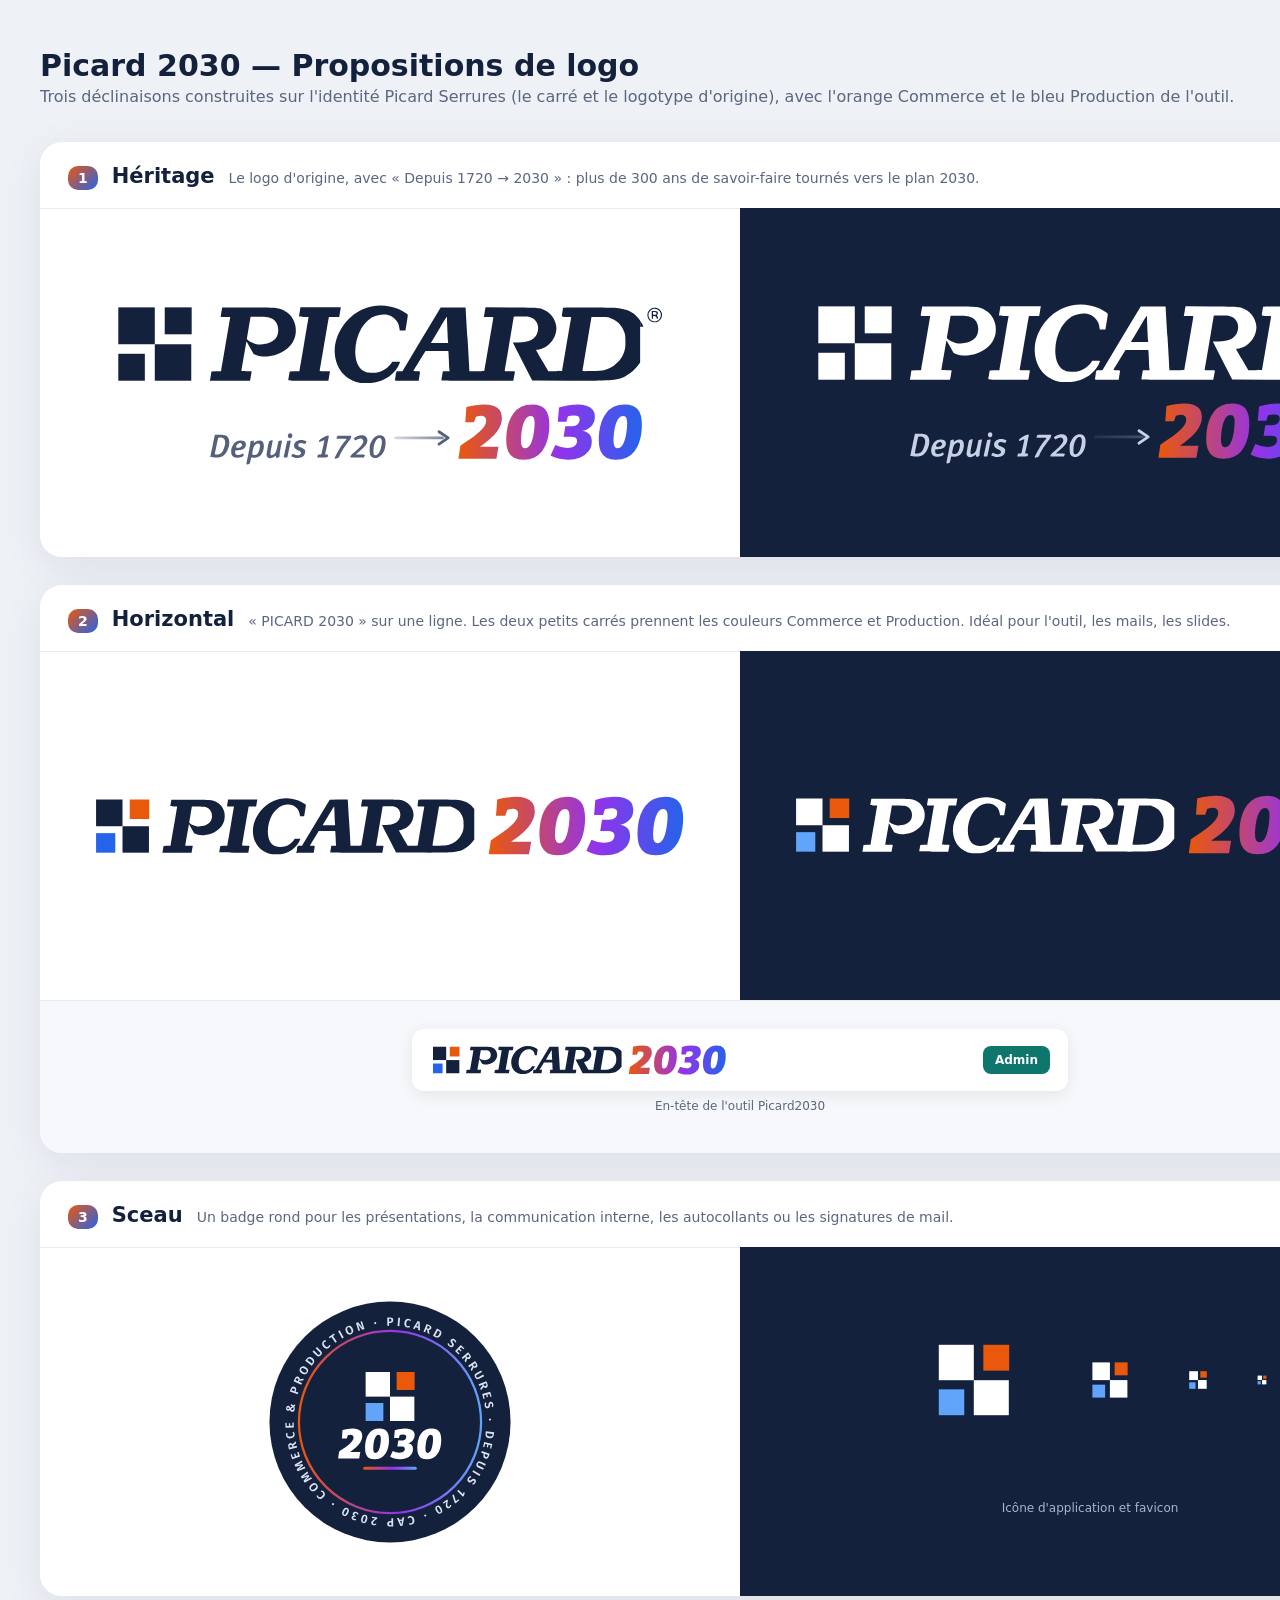
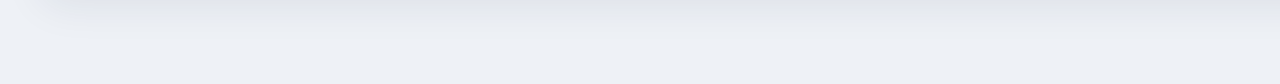
<file: picard2030/logo/propositions.html>
<!doctype html><html lang="fr"><head><meta charset="utf-8"><title>Picard 2030 — Propositions de logo</title>
<style>
body{margin:0;font-family:Inter,system-ui,sans-serif;background:#eef1f6;color:#14213d}
.wrap{width:1400px;margin:0 auto;padding:48px 40px 60px}
h1{font-size:30px;margin:0 0 4px} .lead{color:#5b6680;margin:0 0 36px}
.prop{background:#fff;border-radius:22px;box-shadow:0 10px 40px rgba(20,33,61,.08);margin-bottom:28px;overflow:hidden}
.prop-head{display:flex;align-items:baseline;gap:14px;padding:22px 28px 0}
.num{font-weight:800;color:#fff;background:linear-gradient(135deg,#ea580c,#2563eb);border-radius:10px;padding:4px 10px;font-size:14px}
.prop-head h2{margin:0;font-size:21px} .prop-head p{margin:0;color:#5b6680;font-size:14px}
.duo{display:grid;grid-template-columns:1fr 1fr;gap:0;margin-top:18px}
.duo>div{display:grid;place-items:center;padding:44px 30px;min-height:260px}
.light{background:#fff;border-top:1px solid #e6eaf2} .dark{background:#14213d}
.row{display:flex;align-items:center;justify-content:center;gap:40px}
.usage{display:flex;gap:24px;align-items:center;justify-content:center;padding:28px;background:#f6f8fb;border-top:1px solid #e6eaf2}
.mock{width:620px;border-radius:12px;background:#fff;box-shadow:0 4px 16px rgba(0,0,0,.08);display:flex;align-items:center;justify-content:space-between;padding:14px 18px}
.mock b{font-size:12px;background:#0f766e;color:#fff;border-radius:8px;padding:7px 12px}
.tag{font-size:12px;color:#5b6680;text-align:center;margin-top:8px}
</style></head><body><div class="wrap">
<h1>Picard 2030 — Propositions de logo</h1>
<p class="lead">Trois déclinaisons construites sur l'identité Picard Serrures (le carré et le logotype d'origine), avec l'orange Commerce et le bleu Production de l'outil.</p>

<section class="prop"><div class="prop-head"><span class="num">1</span><h2>Héritage</h2><p>Le logo d'origine, avec « Depuis 1720 → 2030 » : plus de 300 ans de savoir-faire tournés vers le plan 2030.</p></div>
<div class="duo"><div class="light"><svg style="width:560px;height:auto" xmlns="http://www.w3.org/2000/svg" viewBox="0 0 1351 416" width="1351" height="416" role="img" aria-label="Picard 2030 — Héritage"><title>Picard 2030 — Héritage</title><defs><linearGradient id="g2030" x1="0" y1="0" x2="1" y2="0"><stop offset="0" stop-color="#ea580c"/><stop offset=".55" stop-color="#9333ea"/><stop offset="1" stop-color="#2563eb"/></linearGradient><linearGradient id="g2030a" gradientUnits="userSpaceOnUse" x1="890" y1="0" x2="1060" y2="0"><stop offset="0" stop-color="#55607a" stop-opacity=".25"/><stop offset="1" stop-color="#55607a"/></linearGradient></defs><g transform="translate(-201 -58)"><rect x="221.00" y="83.00" width="88.00" height="89.00" fill="#14213d"/><rect x="309.00" y="172.00" width="88.00" height="88.00" fill="#14213d"/><rect x="333.00" y="83.00" width="65.00" height="65.00" fill="#14213d"/><rect x="221.00" y="195.00" width="64.00" height="65.00" fill="#14213d"/><path d="M806.5,265.3C770.2,259.6 745.9,232.0 743.3,193.5C740.6,152.0 769.0,106.9 809.6,88.4C837.2,75.8 868.4,75.4 896.6,87.1C903.4,89.9 918.2,98.8 919.4,100.9C919.7,101.3 918.5,110.1 916.8,120.3L913.7,139.0L906.9,139.0L900.1,139.0L899.5,135.2C898.1,126.8 897.7,125.3 895.2,120.2C892.0,113.6 884.6,106.6 877.2,103.2C865.8,98.0 849.5,99.2 835.0,106.2C826.2,110.5 813.1,123.7 807.2,134.1C789.0,166.5 787.8,210.2 804.5,229.7C806.7,232.2 810.7,235.2 814.7,237.2C820.6,240.1 822.5,240.5 831.5,240.8C838.7,241.1 843.5,240.7 848.0,239.6C859.7,236.6 872.6,227.8 879.1,218.4L882.1,214.0L891.5,214.0C896.7,214.0 901.0,214.3 901.0,214.6C901.0,215.0 899.4,218.5 897.5,222.4C890.5,236.8 878.4,248.6 862.5,256.5C849.2,263.1 840.3,265.2 823.5,265.5C815.8,265.7 808.1,265.6 806.5,265.3ZM442.5,256.8C442.8,255.0 443.7,249.9 444.4,245.5L445.6,237.5L457.2,237.2L468.9,236.9L469.4,234.2C470.1,231.0 491.0,107.3 491.0,106.5C491.0,106.2 485.8,106.0 479.5,106.0C470.9,106.0 468.0,105.7 468.1,104.8C468.1,104.1 468.9,99.0 469.8,93.5L471.6,83.5L534.0,83.5C604.7,83.5 606.5,83.7 621.6,91.0C631.6,95.9 638.5,102.9 643.4,113.3C647.9,122.8 649.4,129.7 649.3,140.0C648.9,171.2 622.5,196.0 584.3,201.1C573.5,202.6 562.3,201.4 553.2,197.8L547.5,195.5L539.0,180.3C534.4,172.0 530.4,165.3 530.2,165.4C530.0,165.7 518.0,235.5 518.0,236.8C518.0,236.9 523.7,237.0 530.6,237.0C543.2,237.0 543.2,237.0 542.7,239.2C542.4,240.5 541.6,244.4 541.0,248.0C540.4,251.6 539.7,255.7 539.4,257.2L538.8,260.0L490.4,260.0L441.9,260.0L442.5,256.8ZM631.1,258.8C631.1,258.1 631.9,253.0 632.8,247.5L634.6,237.5L646.2,237.2L657.9,236.9L658.4,234.2C658.7,232.7 663.5,204.5 669.1,171.5C674.6,138.5 679.4,110.3 679.7,108.8L680.2,106.0L668.6,106.0C662.2,106.0 657.0,105.7 657.0,105.2C657.0,104.8 657.7,99.7 658.7,93.8L660.4,83.0L709.2,83.0L758.0,83.0L757.5,85.2C757.3,86.5 756.6,90.4 756.0,94.0C755.4,97.6 754.7,101.7 754.4,103.2L753.8,106.0L741.5,106.0L729.2,106.0L728.6,108.8C727.9,112.0 707.0,235.8 707.0,236.5C707.0,236.8 712.6,237.0 719.5,237.0C732.0,237.0 732.0,237.0 731.5,239.2C731.3,240.5 730.3,245.7 729.4,250.8L727.8,260.0L679.4,260.0C641.3,260.0 631.0,259.7 631.1,258.8ZM888.4,258.2C888.7,257.3 889.4,252.9 890.0,248.5C891.7,236.2 891.1,237.0 899.3,237.0L906.5,236.9L952.6,160.2L998.8,83.5L1028.9,83.2C1045.4,83.1 1059.0,83.3 1059.0,83.7C1059.0,84.2 1061.0,117.1 1063.5,157.0C1066.0,196.9 1068.0,231.2 1068.0,233.2L1068.0,237.0L1086.0,237.0C1103.8,237.0 1104.0,237.0 1104.5,234.8C1105.2,231.6 1126.0,108.3 1126.0,107.1C1126.0,106.4 1121.9,106.0 1114.4,106.0L1102.8,106.0L1103.4,103.2C1103.7,101.7 1104.4,97.6 1105.0,94.0C1105.6,90.4 1106.3,86.5 1106.6,85.2L1107.1,82.9L1168.8,83.3C1236.9,83.7 1237.1,83.7 1251.0,90.3C1266.1,97.4 1278.0,116.2 1278.0,133.0C1278.0,150.4 1268.6,167.4 1253.6,177.2C1247.4,181.2 1236.9,185.0 1231.9,185.0C1230.3,185.0 1229.0,185.3 1229.0,185.6C1229.0,186.0 1235.6,197.7 1243.8,211.6L1258.5,237.0L1275.2,237.0C1285.1,237.0 1292.0,236.6 1292.0,236.1C1292.0,234.9 1312.8,111.5 1313.5,108.2C1314.0,106.0 1313.9,106.0 1302.5,106.0C1289.2,106.0 1290.2,107.3 1292.5,93.5C1293.3,88.5 1294.0,84.2 1294.0,83.8C1294.0,82.6 1404.3,82.9 1418.7,84.1C1446.4,86.5 1462.7,93.5 1475.2,108.7L1480.0,114.5L1480.0,165.3L1480.0,216.1L1477.0,220.5C1468.9,232.3 1455.8,243.6 1443.4,249.6C1423.6,259.1 1409.8,260.1 1303.6,259.8L1219.6,259.5L1196.4,214.0C1183.5,189.0 1173.0,168.3 1173.0,168.0C1173.0,167.7 1178.7,167.5 1185.8,167.5C1212.8,167.4 1227.5,159.7 1232.4,143.0C1236.8,128.2 1231.3,114.7 1218.2,108.3C1212.7,105.6 1212.0,105.5 1193.8,105.2C1179.8,104.9 1175.0,105.1 1175.0,106.0C1175.0,107.3 1154.3,231.0 1153.5,234.8C1153.0,237.0 1153.0,237.0 1165.5,237.0C1172.4,237.0 1178.0,237.3 1178.0,237.7C1178.0,238.4 1175.2,254.3 1174.4,257.8L1174.0,260.0L1087.6,260.0C1040.2,260.0 1001.1,259.8 1000.8,259.5C1000.4,259.0 1001.2,253.4 1003.5,240.2L1004.1,237.0L1012.2,237.0L1020.2,237.0L1019.6,231.8C1019.3,228.9 1018.8,218.8 1018.5,209.5C1018.2,200.2 1017.7,191.5 1017.4,190.2L1017.0,188.0L989.6,188.0L962.2,188.0L947.6,212.1C939.6,225.3 933.0,236.3 933.0,236.6C933.0,236.8 936.6,237.0 941.0,237.0C950.3,237.0 949.7,235.8 947.3,250.0L945.7,260.0L916.8,260.0C889.7,260.0 887.9,259.9 888.4,258.2ZM1392.5,234.6C1396.3,233.7 1403.3,231.2 1408.0,228.8C1414.8,225.5 1418.2,222.9 1425.0,216.1C1434.3,206.7 1438.4,200.0 1442.2,188.0C1444.2,181.5 1444.5,178.5 1444.5,165.5C1444.4,151.7 1444.2,149.8 1441.6,142.5C1435.5,124.9 1425.0,114.6 1407.0,108.4C1402.4,106.8 1398.5,106.5 1382.1,106.5L1362.6,106.5L1351.9,170.0C1345.9,204.9 1341.1,234.3 1341.0,235.4C1341.0,237.2 1341.9,237.2 1363.2,236.7C1377.9,236.3 1387.9,235.6 1392.5,234.6ZM573.0,171.6C594.2,167.7 605.2,157.7 606.7,141.0C608.3,123.9 598.6,110.4 582.4,107.1C577.7,106.2 540.0,105.4 540.0,106.2C540.0,106.4 538.0,118.4 535.5,132.9L531.0,159.4L533.2,161.7C536.5,165.2 548.6,170.9 555.0,171.9C562.8,173.1 564.6,173.1 573.0,171.6ZM1016.4,163.2C1015.8,155.3 1014.0,114.1 1014.0,109.4C1014.0,106.1 1013.8,105.8 1012.6,107.0C1011.9,107.8 1003.1,122.1 993.2,138.8L975.1,169.0L995.9,169.0L1016.8,169.0L1016.4,163.2Z" fill="#14213d" transform="translate(0 0)"/><path d="M1480.0,123.0C1480.0,119.2 1480.2,116.0 1480.5,116.0C1481.0,116.0 1488.0,128.4 1488.0,129.3C1488.0,129.7 1486.2,130.0 1484.0,130.0L1480.0,130.0L1480.0,123.0ZM1505.9,116.7C1499.1,112.1 1496.0,104.4 1498.0,97.1C1501.5,84.1 1517.5,79.6 1527.4,88.8C1536.4,97.3 1534.1,111.7 1522.8,117.6C1518.5,119.8 1509.9,119.4 1505.9,116.7ZM1522.0,115.1C1527.3,112.4 1530.0,107.7 1530.0,101.6C1530.0,94.7 1526.7,89.8 1520.6,87.5C1514.9,85.3 1510.1,86.1 1505.6,90.0C1501.3,93.8 1499.6,98.0 1500.2,103.4C1500.9,108.9 1503.4,112.4 1508.5,115.0C1513.5,117.5 1517.5,117.5 1522.0,115.1ZM1508.0,101.5L1508.0,92.0L1513.6,92.0C1516.6,92.0 1520.0,92.5 1521.1,93.0C1523.4,94.3 1523.6,98.6 1521.5,101.0C1520.1,102.5 1520.1,102.8 1521.5,104.0C1523.3,105.5 1523.5,111.0 1521.7,111.0C1521.0,111.0 1520.0,109.5 1519.5,107.8C1518.6,104.9 1518.0,104.5 1514.8,104.2C1511.1,103.9 1511.0,103.9 1511.0,107.4C1511.0,109.9 1510.6,111.0 1509.5,111.0C1508.3,111.0 1508.0,109.3 1508.0,101.5ZM1519.1,99.4C1521.1,97.0 1519.0,94.6 1514.6,94.2C1511.1,93.9 1511.0,94.0 1511.0,97.4C1511.0,100.8 1511.2,101.0 1514.4,101.0C1516.2,101.0 1518.3,100.3 1519.1,99.4Z" fill="#14213d" transform="translate(0 0)"/><path d="M1041.6845070422535 448.0 1046.1915492957746 416.63098591549294Q1054.6647887323943 411.0422535211268 1063.4985915492957 405.0929577464789Q1072.3323943661971 399.14366197183097 1080.3549295774646 393.1042253521127Q1088.3774647887324 387.0647887323944 1094.7774647887322 380.9352112676056Q1101.1774647887323 374.8056338028169 1104.9633802816902 368.5859154929577Q1108.7492957746479 362.3661971830986 1108.7492957746479 356.056338028169Q1108.7492957746479 349.7464788732394 1105.143661971831 347.2225352112676Q1101.538028169014 344.69859154929577 1096.1295774647886 344.69859154929577Q1092.7042253521126 344.69859154929577 1088.6478873239435 345.6Q1084.5915492957745 346.5014084507042 1080.625352112676 347.943661971831L1085.4929577464789 341.81408450704225L1079.1830985915492 360.3830985915493H1058.0901408450702L1060.794366197183 323.6056338028169Q1071.9718309859154 320.5408450704225 1082.8788732394364 318.91830985915493Q1093.7859154929577 317.29577464788736 1103.701408450704 317.29577464788736Q1116.1408450704225 317.29577464788736 1125.7859154929577 320.4507042253521Q1135.4309859154928 323.6056338028169 1141.019718309859 330.6366197183098Q1146.6084507042253 337.6676056338028 1146.6084507042253 349.56619718309855Q1146.6084507042253 358.94084507042254 1143.1830985915492 367.4140845070423Q1139.757746478873 375.88732394366195 1133.8084507042254 383.6394366197183Q1127.8591549295775 391.39154929577467 1120.107042253521 398.4225352112676Q1112.3549295774646 405.45352112676056 1103.6112676056337 411.8535211267606Q1094.8676056338027 418.2535211267606 1086.0338028169012 424.2028169014084L1087.1154929577465 419.51549295774646H1138.1352112676054L1133.2676056338028 448.0Z M1197.8422535211266 450.7042253521127Q1184.681690140845 450.7042253521127 1175.487323943662 445.9267605633803Q1166.2929577464788 441.1492957746479 1161.605633802817 430.15211267605633Q1156.918309859155 419.15492957746477 1156.918309859155 400.9464788732394Q1156.918309859155 392.11267605633805 1158.3605633802817 381.02535211267605Q1159.8028169014085 369.93802816901405 1163.6788732394366 358.76056338028167Q1167.5549295774647 347.5830985915493 1174.676056338028 338.20845070422536Q1181.7971830985914 328.8338028169014 1192.974647887324 323.0647887323944Q1204.1521126760563 317.29577464788736 1220.3774647887324 317.29577464788736Q1240.7492957746479 317.29577464788736 1250.8450704225352 328.65352112676055Q1260.9408450704225 340.0112676056338 1260.9408450704225 367.05352112676053Q1260.9408450704225 376.60845070422533 1259.4084507042253 387.9661971830986Q1257.876056338028 399.32394366197184 1253.9098591549296 410.3211267605634Q1249.943661971831 421.3183098591549 1242.8225352112677 430.512676056338Q1235.701408450704 439.70704225352114 1224.7042253521126 445.2056338028169Q1213.7070422535212 450.7042253521127 1197.8422535211266 450.7042253521127ZM1202.3492957746478 423.12112676056336Q1208.1183098591548 423.12112676056336 1212.1746478873238 418.16338028169014Q1216.230985915493 413.2056338028169 1218.8450704225352 405.3633802816902Q1221.4591549295774 397.5211267605634 1222.9014084507041 389.04788732394366Q1224.343661971831 380.5746478873239 1224.8845070422535 373.27323943661975Q1225.425352112676 365.9718309859155 1225.425352112676 362.18591549295775Q1225.425352112676 355.87605633802815 1224.2535211267605 352.09014084507044Q1223.081690140845 348.30422535211267 1220.9183098591548 346.59154929577466Q1218.7549295774647 344.87887323943664 1215.5098591549295 344.87887323943664Q1209.5605633802816 344.87887323943664 1205.5042253521126 349.656338028169Q1201.4478873239436 354.4338028169014 1198.8338028169014 361.91549295774644Q1196.2197183098592 369.39718309859154 1194.8676056338027 377.6901408450704Q1193.5154929577463 385.98309859154926 1192.974647887324 393.1042253521126Q1192.4338028169013 400.22535211267603 1192.4338028169013 404.1915492957746Q1192.4338028169013 415.1887323943662 1195.3183098591549 419.15492957746477Q1198.2028169014084 423.12112676056336 1202.3492957746478 423.12112676056336Z M1305.6845070422535 450.7042253521127Q1293.605633802817 450.7042253521127 1283.149295774648 447.90985915492956Q1272.692957746479 445.1154929577465 1263.8591549295775 440.24788732394364L1275.3971830985915 415.36901408450706Q1289.4591549295774 422.21971830985916 1303.881690140845 422.21971830985916Q1310.5521126760564 422.21971830985916 1315.9605633802817 420.4169014084507Q1321.369014084507 418.61408450704226 1324.6140845070422 415.00845070422537Q1327.8591549295775 411.40281690140847 1327.8591549295775 405.9943661971831Q1327.8591549295775 400.5859154929577 1325.0647887323944 398.4225352112676Q1322.2704225352113 396.25915492957745 1318.4845070422534 395.8084507042254Q1314.6985915492958 395.35774647887325 1311.9943661971831 395.35774647887325H1295.4084507042253L1299.374647887324 369.75774647887323H1314.8788732394366Q1324.974647887324 369.75774647887323 1329.5718309859155 364.8901408450704Q1334.1690140845071 360.0225352112676 1334.1690140845071 353.8929577464789Q1334.1690140845071 347.943661971831 1330.5633802816901 345.78028169014084Q1326.9577464788733 343.6169014084507 1321.1887323943663 343.6169014084507Q1316.5014084507043 343.6169014084507 1311.4535211267607 344.69859154929577Q1306.405633802817 345.78028169014084 1302.4394366197182 347.2225352112676L1306.7661971830985 342.53521126760563L1302.0788732394367 358.76056338028167H1281.3464788732394L1284.230985915493 324.68732394366197Q1296.1295774647888 320.90140845070425 1307.7577464788733 319.0985915492958Q1319.3859154929578 317.29577464788736 1329.3014084507042 317.29577464788736Q1341.0197183098592 317.29577464788736 1350.394366197183 320.09014084507044Q1359.769014084507 322.8845070422535 1365.2676056338028 329.37464788732393Q1370.7661971830985 335.86478873239435 1370.7661971830985 347.0422535211268Q1370.7661971830985 361.82535211267606 1360.7605633802816 371.2901408450704Q1350.7549295774647 380.7549295774648 1334.349295774648 382.55774647887324L1331.4647887323945 379.31267605633803Q1348.050704225352 380.5746478873239 1355.712676056338 387.15492957746477Q1363.374647887324 393.7352112676056 1363.374647887324 406.53521126760563Q1363.374647887324 419.87605633802815 1355.9830985915494 429.79154929577464Q1348.5915492957747 439.70704225352114 1335.6112676056339 445.2056338028169Q1322.630985915493 450.7042253521127 1305.6845070422535 450.7042253521127Z M1421.0985915492956 450.7042253521127Q1407.938028169014 450.7042253521127 1398.743661971831 445.9267605633803Q1389.5492957746478 441.1492957746479 1384.861971830986 430.15211267605633Q1380.174647887324 419.15492957746477 1380.174647887324 400.9464788732394Q1380.174647887324 392.11267605633805 1381.6169014084508 381.02535211267605Q1383.0591549295775 369.93802816901405 1386.9352112676056 358.76056338028167Q1390.8112676056337 347.5830985915493 1397.932394366197 338.20845070422536Q1405.0535211267604 328.8338028169014 1416.230985915493 323.0647887323944Q1427.4084507042253 317.29577464788736 1443.6338028169014 317.29577464788736Q1464.0056338028169 317.29577464788736 1474.1014084507042 328.65352112676055Q1484.1971830985915 340.0112676056338 1484.1971830985915 367.05352112676053Q1484.1971830985915 376.60845070422533 1482.6647887323943 387.9661971830986Q1481.132394366197 399.32394366197184 1477.1661971830986 410.3211267605634Q1473.2 421.3183098591549 1466.0788732394367 430.512676056338Q1458.957746478873 439.70704225352114 1447.9605633802817 445.2056338028169Q1436.9633802816902 450.7042253521127 1421.0985915492956 450.7042253521127ZM1425.6056338028168 423.12112676056336Q1431.3746478873238 423.12112676056336 1435.4309859154928 418.16338028169014Q1439.487323943662 413.2056338028169 1442.1014084507042 405.3633802816902Q1444.7154929577464 397.5211267605634 1446.1577464788732 389.04788732394366Q1447.6 380.5746478873239 1448.1408450704225 373.27323943661975Q1448.681690140845 365.9718309859155 1448.681690140845 362.18591549295775Q1448.681690140845 355.87605633802815 1447.5098591549295 352.09014084507044Q1446.338028169014 348.30422535211267 1444.1746478873238 346.59154929577466Q1442.0112676056337 344.87887323943664 1438.7661971830985 344.87887323943664Q1432.8169014084506 344.87887323943664 1428.7605633802816 349.656338028169Q1424.7042253521126 354.4338028169014 1422.0901408450704 361.91549295774644Q1419.4760563380282 369.39718309859154 1418.1239436619717 377.6901408450704Q1416.7718309859154 385.98309859154926 1416.230985915493 393.1042253521126Q1415.6901408450703 400.22535211267603 1415.6901408450703 404.1915492957746Q1415.6901408450703 415.1887323943662 1418.5746478873239 419.15492957746477Q1421.4591549295774 423.12112676056336 1425.6056338028168 423.12112676056336Z" fill="url(#g2030)"/><path d="M530.0,378.7C530.0,378.0 532.3,366.6 535.0,353.5C537.8,340.3 539.8,328.5 539.5,327.3C539.1,325.5 539.6,324.7 541.9,323.5C546.5,321.2 548.0,321.5 548.0,325.0L548.0,328.0L552.0,325.4C557.6,321.7 564.6,321.1 568.2,323.9C571.7,326.7 573.0,332.9 571.8,340.6C569.3,356.7 561.3,364.5 548.2,363.8L541.6,363.5L540.0,370.9C538.8,376.5 537.9,378.5 536.5,379.1C533.3,380.3 530.0,380.1 530.0,378.7ZM743.0,364.8C743.0,363.1 753.4,343.8 758.1,336.7C760.4,333.3 764.5,327.9 767.1,324.8C769.8,321.7 772.0,318.9 772.0,318.6C772.0,318.3 766.4,318.0 759.5,318.0C752.6,318.0 747.0,317.8 747.0,317.5C747.0,317.1 747.7,315.6 748.5,314.0L750.1,311.0L766.7,311.0L783.2,311.0L782.6,314.2C782.3,316.0 781.2,318.5 780.2,319.7C767.3,336.0 758.0,350.4 754.6,359.4C753.1,363.2 752.3,364.1 749.2,365.0C744.4,366.3 743.0,366.3 743.0,364.8ZM584.5,364.3C581.5,363.6 579.3,361.2 578.7,358.3C578.3,356.1 582.7,330.9 584.6,324.8C585.0,323.4 592.5,321.1 593.5,322.2C593.7,322.3 592.5,328.6 590.9,336.0C586.5,356.8 587.1,360.2 594.8,356.2C600.3,353.4 601.7,350.5 604.7,336.5L607.5,323.6L611.4,322.8C613.5,322.3 615.5,322.2 615.8,322.4C616.0,322.7 614.8,329.7 613.0,338.0C611.3,346.3 610.0,354.9 610.1,357.2C610.4,360.9 610.2,361.4 607.0,363.0L603.5,364.8L601.9,361.9L600.4,358.9L597.9,360.8C595.4,362.8 589.5,365.1 587.6,364.9C587.0,364.8 585.6,364.5 584.5,364.3ZM648.5,364.4C645.1,363.6 638.0,360.9 638.0,360.4C638.0,360.0 639.6,357.3 641.6,354.2C641.7,354.0 643.1,354.5 644.7,355.3C652.1,359.1 660.4,358.2 661.6,353.3C662.4,350.1 660.2,347.8 654.0,345.6C647.9,343.4 645.0,340.0 645.0,335.1C645.0,324.7 656.5,318.7 669.4,322.4C672.5,323.3 675.0,324.3 675.0,324.6C675.0,324.9 674.3,326.4 673.5,328.0L672.0,330.9L667.9,329.5C662.9,327.7 660.9,327.6 657.5,329.2C655.4,330.1 655.0,331.0 655.2,333.4C655.5,336.0 656.2,336.7 661.0,338.6C664.0,339.8 667.8,342.0 669.4,343.4C671.9,345.7 672.2,346.5 671.8,350.3C671.1,355.9 668.6,359.6 664.0,362.0C660.2,364.0 652.0,365.2 648.5,364.4ZM835.1,363.3C828.6,359.9 827.5,357.2 827.5,344.7C827.5,334.3 827.7,333.1 830.6,327.0C836.2,315.2 843.0,309.7 852.2,309.6C857.7,309.5 861.6,311.9 864.3,317.1C866.9,321.9 866.2,337.1 863.0,345.3C857.5,359.9 844.5,368.2 835.1,363.3ZM499.2,362.0C488.2,355.3 493.3,331.0 507.1,324.0C511.9,321.5 520.1,321.4 524.0,323.7C531.6,328.2 530.2,339.3 521.4,343.5C519.1,344.7 514.5,345.6 510.2,345.8L503.0,346.2L503.0,349.9C503.0,351.9 503.4,354.0 503.8,354.7C506.0,358.1 514.1,358.1 519.4,354.7C521.6,353.2 521.8,353.3 522.9,355.6C524.3,358.8 523.7,359.8 518.6,362.1C512.9,364.7 503.5,364.6 499.2,362.0ZM443.0,361.6C443.0,360.9 445.5,348.7 448.5,334.6C451.5,320.5 454.0,308.7 454.0,308.4C454.0,308.1 459.5,308.0 466.3,308.1C479.9,308.5 482.5,309.5 486.0,315.3C492.2,325.4 487.6,346.5 477.0,356.4C471.1,361.9 467.3,363.0 453.8,363.0C445.3,363.0 443.0,362.7 443.0,361.6ZM620.3,360.8C620.6,359.5 622.5,350.6 624.6,340.9L628.3,323.2L632.3,322.6C634.5,322.2 636.5,322.2 636.8,322.5C637.3,323.0 634.5,337.6 630.3,356.2L628.8,363.0L624.3,363.0C620.1,363.0 619.8,362.8 620.3,360.8ZM701.6,360.2C702.6,356.2 702.8,356.0 707.0,356.0C710.3,356.0 711.1,355.6 711.5,353.8C713.7,344.0 718.0,323.4 718.0,322.3C718.0,321.4 716.5,321.7 712.9,323.6C707.4,326.3 705.0,326.2 705.0,323.2C705.0,321.8 707.8,319.6 714.3,315.6C723.5,310.1 729.0,308.5 729.0,311.5C729.0,312.3 727.0,322.4 724.5,334.0C722.0,345.6 720.0,355.3 720.0,355.5C720.0,355.8 721.6,356.0 723.5,356.0C727.1,356.0 727.5,356.6 726.4,360.8C725.8,362.9 725.4,363.0 713.4,363.0L701.0,363.0L701.6,360.2ZM781.0,360.7C781.0,358.9 783.8,356.0 791.9,349.1C810.0,334.0 815.6,324.6 810.0,319.0C807.4,316.4 804.4,316.5 798.4,319.5C795.7,320.9 793.2,322.0 792.9,322.0C792.5,322.0 791.5,320.9 790.6,319.5C789.0,317.0 789.0,317.0 793.6,314.0C807.2,305.4 822.0,309.4 822.0,321.6C822.0,329.6 817.0,336.7 803.0,348.4L793.9,356.0L805.0,356.0C811.3,356.0 816.0,356.4 816.0,357.0C816.0,357.5 815.5,359.1 814.8,360.5L813.7,363.0L797.3,363.0L781.0,363.0L781.0,360.7ZM847.5,354.8C851.6,351.0 854.5,343.6 856.2,332.7C857.6,323.5 856.7,318.3 853.5,316.8C845.3,313.1 836.9,327.8 836.6,346.3C836.5,354.0 836.8,355.3 838.4,356.6C841.4,358.8 843.7,358.3 847.5,354.8ZM555.6,355.5C558.6,353.5 561.9,345.2 562.6,338.1C563.2,332.6 563.1,332.1 560.7,330.5C558.3,329.0 557.9,329.0 554.5,330.6C552.6,331.5 550.1,333.3 549.1,334.6C547.0,337.2 543.4,353.0 544.3,355.4C545.1,357.5 552.8,357.6 555.6,355.5ZM466.7,353.9C470.2,352.2 471.5,350.7 474.0,345.6C475.7,342.1 477.6,336.3 478.3,332.7C480.3,320.6 476.7,315.0 466.7,315.0C462.9,315.0 462.1,315.3 461.7,317.2C460.2,323.0 454.0,353.3 454.0,354.6C454.0,356.8 461.6,356.4 466.7,353.9ZM514.9,338.9C520.3,337.0 521.6,332.1 517.5,329.4C515.3,328.0 514.5,327.9 511.9,329.1C508.6,330.4 505.0,335.2 505.0,338.2C505.0,340.3 509.8,340.6 514.9,338.9ZM632.2,315.4C627.9,312.4 630.4,305.0 635.8,305.0C640.8,305.0 643.0,312.5 638.8,315.4C637.6,316.3 636.1,317.0 635.5,317.0C634.9,317.0 633.4,316.3 632.2,315.4Z" fill="#55607a" transform="translate(0 82)"/><line x1="890" y1="398" x2="1002.7661971830985" y2="398" stroke="url(#g2030a)" stroke-width="7" stroke-linecap="round"/><path d="M994.7661971830985,383 L1016.7661971830985,398 L994.7661971830985,413" fill="none" stroke="#55607a" stroke-width="7" stroke-linecap="round" stroke-linejoin="round"/></g></svg></div><div class="dark"><svg style="width:560px;height:auto" xmlns="http://www.w3.org/2000/svg" viewBox="0 0 1351 416" width="1351" height="416" role="img" aria-label="Picard 2030 — Héritage"><title>Picard 2030 — Héritage</title><defs><linearGradient id="g2030" x1="0" y1="0" x2="1" y2="0"><stop offset="0" stop-color="#ea580c"/><stop offset=".55" stop-color="#9333ea"/><stop offset="1" stop-color="#60a5fa"/></linearGradient><linearGradient id="g2030a" gradientUnits="userSpaceOnUse" x1="890" y1="0" x2="1060" y2="0"><stop offset="0" stop-color="#c7d0e4" stop-opacity=".25"/><stop offset="1" stop-color="#c7d0e4"/></linearGradient></defs><g transform="translate(-201 -58)"><rect x="221.00" y="83.00" width="88.00" height="89.00" fill="#ffffff"/><rect x="309.00" y="172.00" width="88.00" height="88.00" fill="#ffffff"/><rect x="333.00" y="83.00" width="65.00" height="65.00" fill="#ffffff"/><rect x="221.00" y="195.00" width="64.00" height="65.00" fill="#ffffff"/><path d="M806.5,265.3C770.2,259.6 745.9,232.0 743.3,193.5C740.6,152.0 769.0,106.9 809.6,88.4C837.2,75.8 868.4,75.4 896.6,87.1C903.4,89.9 918.2,98.8 919.4,100.9C919.7,101.3 918.5,110.1 916.8,120.3L913.7,139.0L906.9,139.0L900.1,139.0L899.5,135.2C898.1,126.8 897.7,125.3 895.2,120.2C892.0,113.6 884.6,106.6 877.2,103.2C865.8,98.0 849.5,99.2 835.0,106.2C826.2,110.5 813.1,123.7 807.2,134.1C789.0,166.5 787.8,210.2 804.5,229.7C806.7,232.2 810.7,235.2 814.7,237.2C820.6,240.1 822.5,240.5 831.5,240.8C838.7,241.1 843.5,240.7 848.0,239.6C859.7,236.6 872.6,227.8 879.1,218.4L882.1,214.0L891.5,214.0C896.7,214.0 901.0,214.3 901.0,214.6C901.0,215.0 899.4,218.5 897.5,222.4C890.5,236.8 878.4,248.6 862.5,256.5C849.2,263.1 840.3,265.2 823.5,265.5C815.8,265.7 808.1,265.6 806.5,265.3ZM442.5,256.8C442.8,255.0 443.7,249.9 444.4,245.5L445.6,237.5L457.2,237.2L468.9,236.9L469.4,234.2C470.1,231.0 491.0,107.3 491.0,106.5C491.0,106.2 485.8,106.0 479.5,106.0C470.9,106.0 468.0,105.7 468.1,104.8C468.1,104.1 468.9,99.0 469.8,93.5L471.6,83.5L534.0,83.5C604.7,83.5 606.5,83.7 621.6,91.0C631.6,95.9 638.5,102.9 643.4,113.3C647.9,122.8 649.4,129.7 649.3,140.0C648.9,171.2 622.5,196.0 584.3,201.1C573.5,202.6 562.3,201.4 553.2,197.8L547.5,195.5L539.0,180.3C534.4,172.0 530.4,165.3 530.2,165.4C530.0,165.7 518.0,235.5 518.0,236.8C518.0,236.9 523.7,237.0 530.6,237.0C543.2,237.0 543.2,237.0 542.7,239.2C542.4,240.5 541.6,244.4 541.0,248.0C540.4,251.6 539.7,255.7 539.4,257.2L538.8,260.0L490.4,260.0L441.9,260.0L442.5,256.8ZM631.1,258.8C631.1,258.1 631.9,253.0 632.8,247.5L634.6,237.5L646.2,237.2L657.9,236.9L658.4,234.2C658.7,232.7 663.5,204.5 669.1,171.5C674.6,138.5 679.4,110.3 679.7,108.8L680.2,106.0L668.6,106.0C662.2,106.0 657.0,105.7 657.0,105.2C657.0,104.8 657.7,99.7 658.7,93.8L660.4,83.0L709.2,83.0L758.0,83.0L757.5,85.2C757.3,86.5 756.6,90.4 756.0,94.0C755.4,97.6 754.7,101.7 754.4,103.2L753.8,106.0L741.5,106.0L729.2,106.0L728.6,108.8C727.9,112.0 707.0,235.8 707.0,236.5C707.0,236.8 712.6,237.0 719.5,237.0C732.0,237.0 732.0,237.0 731.5,239.2C731.3,240.5 730.3,245.7 729.4,250.8L727.8,260.0L679.4,260.0C641.3,260.0 631.0,259.7 631.1,258.8ZM888.4,258.2C888.7,257.3 889.4,252.9 890.0,248.5C891.7,236.2 891.1,237.0 899.3,237.0L906.5,236.9L952.6,160.2L998.8,83.5L1028.9,83.2C1045.4,83.1 1059.0,83.3 1059.0,83.7C1059.0,84.2 1061.0,117.1 1063.5,157.0C1066.0,196.9 1068.0,231.2 1068.0,233.2L1068.0,237.0L1086.0,237.0C1103.8,237.0 1104.0,237.0 1104.5,234.8C1105.2,231.6 1126.0,108.3 1126.0,107.1C1126.0,106.4 1121.9,106.0 1114.4,106.0L1102.8,106.0L1103.4,103.2C1103.7,101.7 1104.4,97.6 1105.0,94.0C1105.6,90.4 1106.3,86.5 1106.6,85.2L1107.1,82.9L1168.8,83.3C1236.9,83.7 1237.1,83.7 1251.0,90.3C1266.1,97.4 1278.0,116.2 1278.0,133.0C1278.0,150.4 1268.6,167.4 1253.6,177.2C1247.4,181.2 1236.9,185.0 1231.9,185.0C1230.3,185.0 1229.0,185.3 1229.0,185.6C1229.0,186.0 1235.6,197.7 1243.8,211.6L1258.5,237.0L1275.2,237.0C1285.1,237.0 1292.0,236.6 1292.0,236.1C1292.0,234.9 1312.8,111.5 1313.5,108.2C1314.0,106.0 1313.9,106.0 1302.5,106.0C1289.2,106.0 1290.2,107.3 1292.5,93.5C1293.3,88.5 1294.0,84.2 1294.0,83.8C1294.0,82.6 1404.3,82.9 1418.7,84.1C1446.4,86.5 1462.7,93.5 1475.2,108.7L1480.0,114.5L1480.0,165.3L1480.0,216.1L1477.0,220.5C1468.9,232.3 1455.8,243.6 1443.4,249.6C1423.6,259.1 1409.8,260.1 1303.6,259.8L1219.6,259.5L1196.4,214.0C1183.5,189.0 1173.0,168.3 1173.0,168.0C1173.0,167.7 1178.7,167.5 1185.8,167.5C1212.8,167.4 1227.5,159.7 1232.4,143.0C1236.8,128.2 1231.3,114.7 1218.2,108.3C1212.7,105.6 1212.0,105.5 1193.8,105.2C1179.8,104.9 1175.0,105.1 1175.0,106.0C1175.0,107.3 1154.3,231.0 1153.5,234.8C1153.0,237.0 1153.0,237.0 1165.5,237.0C1172.4,237.0 1178.0,237.3 1178.0,237.7C1178.0,238.4 1175.2,254.3 1174.4,257.8L1174.0,260.0L1087.6,260.0C1040.2,260.0 1001.1,259.8 1000.8,259.5C1000.4,259.0 1001.2,253.4 1003.5,240.2L1004.1,237.0L1012.2,237.0L1020.2,237.0L1019.6,231.8C1019.3,228.9 1018.8,218.8 1018.5,209.5C1018.2,200.2 1017.7,191.5 1017.4,190.2L1017.0,188.0L989.6,188.0L962.2,188.0L947.6,212.1C939.6,225.3 933.0,236.3 933.0,236.6C933.0,236.8 936.6,237.0 941.0,237.0C950.3,237.0 949.7,235.8 947.3,250.0L945.7,260.0L916.8,260.0C889.7,260.0 887.9,259.9 888.4,258.2ZM1392.5,234.6C1396.3,233.7 1403.3,231.2 1408.0,228.8C1414.8,225.5 1418.2,222.9 1425.0,216.1C1434.3,206.7 1438.4,200.0 1442.2,188.0C1444.2,181.5 1444.5,178.5 1444.5,165.5C1444.4,151.7 1444.2,149.8 1441.6,142.5C1435.5,124.9 1425.0,114.6 1407.0,108.4C1402.4,106.8 1398.5,106.5 1382.1,106.5L1362.6,106.5L1351.9,170.0C1345.9,204.9 1341.1,234.3 1341.0,235.4C1341.0,237.2 1341.9,237.2 1363.2,236.7C1377.9,236.3 1387.9,235.6 1392.5,234.6ZM573.0,171.6C594.2,167.7 605.2,157.7 606.7,141.0C608.3,123.9 598.6,110.4 582.4,107.1C577.7,106.2 540.0,105.4 540.0,106.2C540.0,106.4 538.0,118.4 535.5,132.9L531.0,159.4L533.2,161.7C536.5,165.2 548.6,170.9 555.0,171.9C562.8,173.1 564.6,173.1 573.0,171.6ZM1016.4,163.2C1015.8,155.3 1014.0,114.1 1014.0,109.4C1014.0,106.1 1013.8,105.8 1012.6,107.0C1011.9,107.8 1003.1,122.1 993.2,138.8L975.1,169.0L995.9,169.0L1016.8,169.0L1016.4,163.2Z" fill="#ffffff" transform="translate(0 0)"/><path d="M1480.0,123.0C1480.0,119.2 1480.2,116.0 1480.5,116.0C1481.0,116.0 1488.0,128.4 1488.0,129.3C1488.0,129.7 1486.2,130.0 1484.0,130.0L1480.0,130.0L1480.0,123.0ZM1505.9,116.7C1499.1,112.1 1496.0,104.4 1498.0,97.1C1501.5,84.1 1517.5,79.6 1527.4,88.8C1536.4,97.3 1534.1,111.7 1522.8,117.6C1518.5,119.8 1509.9,119.4 1505.9,116.7ZM1522.0,115.1C1527.3,112.4 1530.0,107.7 1530.0,101.6C1530.0,94.7 1526.7,89.8 1520.6,87.5C1514.9,85.3 1510.1,86.1 1505.6,90.0C1501.3,93.8 1499.6,98.0 1500.2,103.4C1500.9,108.9 1503.4,112.4 1508.5,115.0C1513.5,117.5 1517.5,117.5 1522.0,115.1ZM1508.0,101.5L1508.0,92.0L1513.6,92.0C1516.6,92.0 1520.0,92.5 1521.1,93.0C1523.4,94.3 1523.6,98.6 1521.5,101.0C1520.1,102.5 1520.1,102.8 1521.5,104.0C1523.3,105.5 1523.5,111.0 1521.7,111.0C1521.0,111.0 1520.0,109.5 1519.5,107.8C1518.6,104.9 1518.0,104.5 1514.8,104.2C1511.1,103.9 1511.0,103.9 1511.0,107.4C1511.0,109.9 1510.6,111.0 1509.5,111.0C1508.3,111.0 1508.0,109.3 1508.0,101.5ZM1519.1,99.4C1521.1,97.0 1519.0,94.6 1514.6,94.2C1511.1,93.9 1511.0,94.0 1511.0,97.4C1511.0,100.8 1511.2,101.0 1514.4,101.0C1516.2,101.0 1518.3,100.3 1519.1,99.4Z" fill="#ffffff" transform="translate(0 0)"/><path d="M1041.6845070422535 448.0 1046.1915492957746 416.63098591549294Q1054.6647887323943 411.0422535211268 1063.4985915492957 405.0929577464789Q1072.3323943661971 399.14366197183097 1080.3549295774646 393.1042253521127Q1088.3774647887324 387.0647887323944 1094.7774647887322 380.9352112676056Q1101.1774647887323 374.8056338028169 1104.9633802816902 368.5859154929577Q1108.7492957746479 362.3661971830986 1108.7492957746479 356.056338028169Q1108.7492957746479 349.7464788732394 1105.143661971831 347.2225352112676Q1101.538028169014 344.69859154929577 1096.1295774647886 344.69859154929577Q1092.7042253521126 344.69859154929577 1088.6478873239435 345.6Q1084.5915492957745 346.5014084507042 1080.625352112676 347.943661971831L1085.4929577464789 341.81408450704225L1079.1830985915492 360.3830985915493H1058.0901408450702L1060.794366197183 323.6056338028169Q1071.9718309859154 320.5408450704225 1082.8788732394364 318.91830985915493Q1093.7859154929577 317.29577464788736 1103.701408450704 317.29577464788736Q1116.1408450704225 317.29577464788736 1125.7859154929577 320.4507042253521Q1135.4309859154928 323.6056338028169 1141.019718309859 330.6366197183098Q1146.6084507042253 337.6676056338028 1146.6084507042253 349.56619718309855Q1146.6084507042253 358.94084507042254 1143.1830985915492 367.4140845070423Q1139.757746478873 375.88732394366195 1133.8084507042254 383.6394366197183Q1127.8591549295775 391.39154929577467 1120.107042253521 398.4225352112676Q1112.3549295774646 405.45352112676056 1103.6112676056337 411.8535211267606Q1094.8676056338027 418.2535211267606 1086.0338028169012 424.2028169014084L1087.1154929577465 419.51549295774646H1138.1352112676054L1133.2676056338028 448.0Z M1197.8422535211266 450.7042253521127Q1184.681690140845 450.7042253521127 1175.487323943662 445.9267605633803Q1166.2929577464788 441.1492957746479 1161.605633802817 430.15211267605633Q1156.918309859155 419.15492957746477 1156.918309859155 400.9464788732394Q1156.918309859155 392.11267605633805 1158.3605633802817 381.02535211267605Q1159.8028169014085 369.93802816901405 1163.6788732394366 358.76056338028167Q1167.5549295774647 347.5830985915493 1174.676056338028 338.20845070422536Q1181.7971830985914 328.8338028169014 1192.974647887324 323.0647887323944Q1204.1521126760563 317.29577464788736 1220.3774647887324 317.29577464788736Q1240.7492957746479 317.29577464788736 1250.8450704225352 328.65352112676055Q1260.9408450704225 340.0112676056338 1260.9408450704225 367.05352112676053Q1260.9408450704225 376.60845070422533 1259.4084507042253 387.9661971830986Q1257.876056338028 399.32394366197184 1253.9098591549296 410.3211267605634Q1249.943661971831 421.3183098591549 1242.8225352112677 430.512676056338Q1235.701408450704 439.70704225352114 1224.7042253521126 445.2056338028169Q1213.7070422535212 450.7042253521127 1197.8422535211266 450.7042253521127ZM1202.3492957746478 423.12112676056336Q1208.1183098591548 423.12112676056336 1212.1746478873238 418.16338028169014Q1216.230985915493 413.2056338028169 1218.8450704225352 405.3633802816902Q1221.4591549295774 397.5211267605634 1222.9014084507041 389.04788732394366Q1224.343661971831 380.5746478873239 1224.8845070422535 373.27323943661975Q1225.425352112676 365.9718309859155 1225.425352112676 362.18591549295775Q1225.425352112676 355.87605633802815 1224.2535211267605 352.09014084507044Q1223.081690140845 348.30422535211267 1220.9183098591548 346.59154929577466Q1218.7549295774647 344.87887323943664 1215.5098591549295 344.87887323943664Q1209.5605633802816 344.87887323943664 1205.5042253521126 349.656338028169Q1201.4478873239436 354.4338028169014 1198.8338028169014 361.91549295774644Q1196.2197183098592 369.39718309859154 1194.8676056338027 377.6901408450704Q1193.5154929577463 385.98309859154926 1192.974647887324 393.1042253521126Q1192.4338028169013 400.22535211267603 1192.4338028169013 404.1915492957746Q1192.4338028169013 415.1887323943662 1195.3183098591549 419.15492957746477Q1198.2028169014084 423.12112676056336 1202.3492957746478 423.12112676056336Z M1305.6845070422535 450.7042253521127Q1293.605633802817 450.7042253521127 1283.149295774648 447.90985915492956Q1272.692957746479 445.1154929577465 1263.8591549295775 440.24788732394364L1275.3971830985915 415.36901408450706Q1289.4591549295774 422.21971830985916 1303.881690140845 422.21971830985916Q1310.5521126760564 422.21971830985916 1315.9605633802817 420.4169014084507Q1321.369014084507 418.61408450704226 1324.6140845070422 415.00845070422537Q1327.8591549295775 411.40281690140847 1327.8591549295775 405.9943661971831Q1327.8591549295775 400.5859154929577 1325.0647887323944 398.4225352112676Q1322.2704225352113 396.25915492957745 1318.4845070422534 395.8084507042254Q1314.6985915492958 395.35774647887325 1311.9943661971831 395.35774647887325H1295.4084507042253L1299.374647887324 369.75774647887323H1314.8788732394366Q1324.974647887324 369.75774647887323 1329.5718309859155 364.8901408450704Q1334.1690140845071 360.0225352112676 1334.1690140845071 353.8929577464789Q1334.1690140845071 347.943661971831 1330.5633802816901 345.78028169014084Q1326.9577464788733 343.6169014084507 1321.1887323943663 343.6169014084507Q1316.5014084507043 343.6169014084507 1311.4535211267607 344.69859154929577Q1306.405633802817 345.78028169014084 1302.4394366197182 347.2225352112676L1306.7661971830985 342.53521126760563L1302.0788732394367 358.76056338028167H1281.3464788732394L1284.230985915493 324.68732394366197Q1296.1295774647888 320.90140845070425 1307.7577464788733 319.0985915492958Q1319.3859154929578 317.29577464788736 1329.3014084507042 317.29577464788736Q1341.0197183098592 317.29577464788736 1350.394366197183 320.09014084507044Q1359.769014084507 322.8845070422535 1365.2676056338028 329.37464788732393Q1370.7661971830985 335.86478873239435 1370.7661971830985 347.0422535211268Q1370.7661971830985 361.82535211267606 1360.7605633802816 371.2901408450704Q1350.7549295774647 380.7549295774648 1334.349295774648 382.55774647887324L1331.4647887323945 379.31267605633803Q1348.050704225352 380.5746478873239 1355.712676056338 387.15492957746477Q1363.374647887324 393.7352112676056 1363.374647887324 406.53521126760563Q1363.374647887324 419.87605633802815 1355.9830985915494 429.79154929577464Q1348.5915492957747 439.70704225352114 1335.6112676056339 445.2056338028169Q1322.630985915493 450.7042253521127 1305.6845070422535 450.7042253521127Z M1421.0985915492956 450.7042253521127Q1407.938028169014 450.7042253521127 1398.743661971831 445.9267605633803Q1389.5492957746478 441.1492957746479 1384.861971830986 430.15211267605633Q1380.174647887324 419.15492957746477 1380.174647887324 400.9464788732394Q1380.174647887324 392.11267605633805 1381.6169014084508 381.02535211267605Q1383.0591549295775 369.93802816901405 1386.9352112676056 358.76056338028167Q1390.8112676056337 347.5830985915493 1397.932394366197 338.20845070422536Q1405.0535211267604 328.8338028169014 1416.230985915493 323.0647887323944Q1427.4084507042253 317.29577464788736 1443.6338028169014 317.29577464788736Q1464.0056338028169 317.29577464788736 1474.1014084507042 328.65352112676055Q1484.1971830985915 340.0112676056338 1484.1971830985915 367.05352112676053Q1484.1971830985915 376.60845070422533 1482.6647887323943 387.9661971830986Q1481.132394366197 399.32394366197184 1477.1661971830986 410.3211267605634Q1473.2 421.3183098591549 1466.0788732394367 430.512676056338Q1458.957746478873 439.70704225352114 1447.9605633802817 445.2056338028169Q1436.9633802816902 450.7042253521127 1421.0985915492956 450.7042253521127ZM1425.6056338028168 423.12112676056336Q1431.3746478873238 423.12112676056336 1435.4309859154928 418.16338028169014Q1439.487323943662 413.2056338028169 1442.1014084507042 405.3633802816902Q1444.7154929577464 397.5211267605634 1446.1577464788732 389.04788732394366Q1447.6 380.5746478873239 1448.1408450704225 373.27323943661975Q1448.681690140845 365.9718309859155 1448.681690140845 362.18591549295775Q1448.681690140845 355.87605633802815 1447.5098591549295 352.09014084507044Q1446.338028169014 348.30422535211267 1444.1746478873238 346.59154929577466Q1442.0112676056337 344.87887323943664 1438.7661971830985 344.87887323943664Q1432.8169014084506 344.87887323943664 1428.7605633802816 349.656338028169Q1424.7042253521126 354.4338028169014 1422.0901408450704 361.91549295774644Q1419.4760563380282 369.39718309859154 1418.1239436619717 377.6901408450704Q1416.7718309859154 385.98309859154926 1416.230985915493 393.1042253521126Q1415.6901408450703 400.22535211267603 1415.6901408450703 404.1915492957746Q1415.6901408450703 415.1887323943662 1418.5746478873239 419.15492957746477Q1421.4591549295774 423.12112676056336 1425.6056338028168 423.12112676056336Z" fill="url(#g2030)"/><path d="M530.0,378.7C530.0,378.0 532.3,366.6 535.0,353.5C537.8,340.3 539.8,328.5 539.5,327.3C539.1,325.5 539.6,324.7 541.9,323.5C546.5,321.2 548.0,321.5 548.0,325.0L548.0,328.0L552.0,325.4C557.6,321.7 564.6,321.1 568.2,323.9C571.7,326.7 573.0,332.9 571.8,340.6C569.3,356.7 561.3,364.5 548.2,363.8L541.6,363.5L540.0,370.9C538.8,376.5 537.9,378.5 536.5,379.1C533.3,380.3 530.0,380.1 530.0,378.7ZM743.0,364.8C743.0,363.1 753.4,343.8 758.1,336.7C760.4,333.3 764.5,327.9 767.1,324.8C769.8,321.7 772.0,318.9 772.0,318.6C772.0,318.3 766.4,318.0 759.5,318.0C752.6,318.0 747.0,317.8 747.0,317.5C747.0,317.1 747.7,315.6 748.5,314.0L750.1,311.0L766.7,311.0L783.2,311.0L782.6,314.2C782.3,316.0 781.2,318.5 780.2,319.7C767.3,336.0 758.0,350.4 754.6,359.4C753.1,363.2 752.3,364.1 749.2,365.0C744.4,366.3 743.0,366.3 743.0,364.8ZM584.5,364.3C581.5,363.6 579.3,361.2 578.7,358.3C578.3,356.1 582.7,330.9 584.6,324.8C585.0,323.4 592.5,321.1 593.5,322.2C593.7,322.3 592.5,328.6 590.9,336.0C586.5,356.8 587.1,360.2 594.8,356.2C600.3,353.4 601.7,350.5 604.7,336.5L607.5,323.6L611.4,322.8C613.5,322.3 615.5,322.2 615.8,322.4C616.0,322.7 614.8,329.7 613.0,338.0C611.3,346.3 610.0,354.9 610.1,357.2C610.4,360.9 610.2,361.4 607.0,363.0L603.5,364.8L601.9,361.9L600.4,358.9L597.9,360.8C595.4,362.8 589.5,365.1 587.6,364.9C587.0,364.8 585.6,364.5 584.5,364.3ZM648.5,364.4C645.1,363.6 638.0,360.9 638.0,360.4C638.0,360.0 639.6,357.3 641.6,354.2C641.7,354.0 643.1,354.5 644.7,355.3C652.1,359.1 660.4,358.2 661.6,353.3C662.4,350.1 660.2,347.8 654.0,345.6C647.9,343.4 645.0,340.0 645.0,335.1C645.0,324.7 656.5,318.7 669.4,322.4C672.5,323.3 675.0,324.3 675.0,324.6C675.0,324.9 674.3,326.4 673.5,328.0L672.0,330.9L667.9,329.5C662.9,327.7 660.9,327.6 657.5,329.2C655.4,330.1 655.0,331.0 655.2,333.4C655.5,336.0 656.2,336.7 661.0,338.6C664.0,339.8 667.8,342.0 669.4,343.4C671.9,345.7 672.2,346.5 671.8,350.3C671.1,355.9 668.6,359.6 664.0,362.0C660.2,364.0 652.0,365.2 648.5,364.4ZM835.1,363.3C828.6,359.9 827.5,357.2 827.5,344.7C827.5,334.3 827.7,333.1 830.6,327.0C836.2,315.2 843.0,309.7 852.2,309.6C857.7,309.5 861.6,311.9 864.3,317.1C866.9,321.9 866.2,337.1 863.0,345.3C857.5,359.9 844.5,368.2 835.1,363.3ZM499.2,362.0C488.2,355.3 493.3,331.0 507.1,324.0C511.9,321.5 520.1,321.4 524.0,323.7C531.6,328.2 530.2,339.3 521.4,343.5C519.1,344.7 514.5,345.6 510.2,345.8L503.0,346.2L503.0,349.9C503.0,351.9 503.4,354.0 503.8,354.7C506.0,358.1 514.1,358.1 519.4,354.7C521.6,353.2 521.8,353.3 522.9,355.6C524.3,358.8 523.7,359.8 518.6,362.1C512.9,364.7 503.5,364.6 499.2,362.0ZM443.0,361.6C443.0,360.9 445.5,348.7 448.5,334.6C451.5,320.5 454.0,308.7 454.0,308.4C454.0,308.1 459.5,308.0 466.3,308.1C479.9,308.5 482.5,309.5 486.0,315.3C492.2,325.4 487.6,346.5 477.0,356.4C471.1,361.9 467.3,363.0 453.8,363.0C445.3,363.0 443.0,362.7 443.0,361.6ZM620.3,360.8C620.6,359.5 622.5,350.6 624.6,340.9L628.3,323.2L632.3,322.6C634.5,322.2 636.5,322.2 636.8,322.5C637.3,323.0 634.5,337.6 630.3,356.2L628.8,363.0L624.3,363.0C620.1,363.0 619.8,362.8 620.3,360.8ZM701.6,360.2C702.6,356.2 702.8,356.0 707.0,356.0C710.3,356.0 711.1,355.6 711.5,353.8C713.7,344.0 718.0,323.4 718.0,322.3C718.0,321.4 716.5,321.7 712.9,323.6C707.4,326.3 705.0,326.2 705.0,323.2C705.0,321.8 707.8,319.6 714.3,315.6C723.5,310.1 729.0,308.5 729.0,311.5C729.0,312.3 727.0,322.4 724.5,334.0C722.0,345.6 720.0,355.3 720.0,355.5C720.0,355.8 721.6,356.0 723.5,356.0C727.1,356.0 727.5,356.6 726.4,360.8C725.8,362.9 725.4,363.0 713.4,363.0L701.0,363.0L701.6,360.2ZM781.0,360.7C781.0,358.9 783.8,356.0 791.9,349.1C810.0,334.0 815.6,324.6 810.0,319.0C807.4,316.4 804.4,316.5 798.4,319.5C795.7,320.9 793.2,322.0 792.9,322.0C792.5,322.0 791.5,320.9 790.6,319.5C789.0,317.0 789.0,317.0 793.6,314.0C807.2,305.4 822.0,309.4 822.0,321.6C822.0,329.6 817.0,336.7 803.0,348.4L793.9,356.0L805.0,356.0C811.3,356.0 816.0,356.4 816.0,357.0C816.0,357.5 815.5,359.1 814.8,360.5L813.7,363.0L797.3,363.0L781.0,363.0L781.0,360.7ZM847.5,354.8C851.6,351.0 854.5,343.6 856.2,332.7C857.6,323.5 856.7,318.3 853.5,316.8C845.3,313.1 836.9,327.8 836.6,346.3C836.5,354.0 836.8,355.3 838.4,356.6C841.4,358.8 843.7,358.3 847.5,354.8ZM555.6,355.5C558.6,353.5 561.9,345.2 562.6,338.1C563.2,332.6 563.1,332.1 560.7,330.5C558.3,329.0 557.9,329.0 554.5,330.6C552.6,331.5 550.1,333.3 549.1,334.6C547.0,337.2 543.4,353.0 544.3,355.4C545.1,357.5 552.8,357.6 555.6,355.5ZM466.7,353.9C470.2,352.2 471.5,350.7 474.0,345.6C475.7,342.1 477.6,336.3 478.3,332.7C480.3,320.6 476.7,315.0 466.7,315.0C462.9,315.0 462.1,315.3 461.7,317.2C460.2,323.0 454.0,353.3 454.0,354.6C454.0,356.8 461.6,356.4 466.7,353.9ZM514.9,338.9C520.3,337.0 521.6,332.1 517.5,329.4C515.3,328.0 514.5,327.9 511.9,329.1C508.6,330.4 505.0,335.2 505.0,338.2C505.0,340.3 509.8,340.6 514.9,338.9ZM632.2,315.4C627.9,312.4 630.4,305.0 635.8,305.0C640.8,305.0 643.0,312.5 638.8,315.4C637.6,316.3 636.1,317.0 635.5,317.0C634.9,317.0 633.4,316.3 632.2,315.4Z" fill="#c7d0e4" transform="translate(0 82)"/><line x1="890" y1="398" x2="1002.7661971830985" y2="398" stroke="url(#g2030a)" stroke-width="7" stroke-linecap="round"/><path d="M994.7661971830985,383 L1016.7661971830985,398 L994.7661971830985,413" fill="none" stroke="#c7d0e4" stroke-width="7" stroke-linecap="round" stroke-linejoin="round"/></g></svg></div></div></section>

<section class="prop"><div class="prop-head"><span class="num">2</span><h2>Horizontal</h2><p>« PICARD 2030 » sur une ligne. Les deux petits carrés prennent les couleurs Commerce et Production. Idéal pour l'outil, les mails, les slides.</p></div>
<div class="duo"><div class="light"><svg style="width:600px;height:auto" xmlns="http://www.w3.org/2000/svg" viewBox="0 0 1997 227" width="1997" height="227" role="img" aria-label="Picard 2030"><title>Picard 2030</title><defs><linearGradient id="gh" x1="0" y1="0" x2="1" y2="0"><stop offset="0" stop-color="#ea580c"/><stop offset=".55" stop-color="#9333ea"/><stop offset="1" stop-color="#2563eb"/></linearGradient></defs><g transform="translate(-201 -58)"><rect x="221.00" y="83.00" width="88.00" height="89.00" fill="#14213d"/><rect x="309.00" y="172.00" width="88.00" height="88.00" fill="#14213d"/><rect x="333.00" y="83.00" width="65.00" height="65.00" fill="#ea580c"/><rect x="221.00" y="195.00" width="64.00" height="65.00" fill="#2563eb"/><path d="M806.5,265.3C770.2,259.6 745.9,232.0 743.3,193.5C740.6,152.0 769.0,106.9 809.6,88.4C837.2,75.8 868.4,75.4 896.6,87.1C903.4,89.9 918.2,98.8 919.4,100.9C919.7,101.3 918.5,110.1 916.8,120.3L913.7,139.0L906.9,139.0L900.1,139.0L899.5,135.2C898.1,126.8 897.7,125.3 895.2,120.2C892.0,113.6 884.6,106.6 877.2,103.2C865.8,98.0 849.5,99.2 835.0,106.2C826.2,110.5 813.1,123.7 807.2,134.1C789.0,166.5 787.8,210.2 804.5,229.7C806.7,232.2 810.7,235.2 814.7,237.2C820.6,240.1 822.5,240.5 831.5,240.8C838.7,241.1 843.5,240.7 848.0,239.6C859.7,236.6 872.6,227.8 879.1,218.4L882.1,214.0L891.5,214.0C896.7,214.0 901.0,214.3 901.0,214.6C901.0,215.0 899.4,218.5 897.5,222.4C890.5,236.8 878.4,248.6 862.5,256.5C849.2,263.1 840.3,265.2 823.5,265.5C815.8,265.7 808.1,265.6 806.5,265.3ZM442.5,256.8C442.8,255.0 443.7,249.9 444.4,245.5L445.6,237.5L457.2,237.2L468.9,236.9L469.4,234.2C470.1,231.0 491.0,107.3 491.0,106.5C491.0,106.2 485.8,106.0 479.5,106.0C470.9,106.0 468.0,105.7 468.1,104.8C468.1,104.1 468.9,99.0 469.8,93.5L471.6,83.5L534.0,83.5C604.7,83.5 606.5,83.7 621.6,91.0C631.6,95.9 638.5,102.9 643.4,113.3C647.9,122.8 649.4,129.7 649.3,140.0C648.9,171.2 622.5,196.0 584.3,201.1C573.5,202.6 562.3,201.4 553.2,197.8L547.5,195.5L539.0,180.3C534.4,172.0 530.4,165.3 530.2,165.4C530.0,165.7 518.0,235.5 518.0,236.8C518.0,236.9 523.7,237.0 530.6,237.0C543.2,237.0 543.2,237.0 542.7,239.2C542.4,240.5 541.6,244.4 541.0,248.0C540.4,251.6 539.7,255.7 539.4,257.2L538.8,260.0L490.4,260.0L441.9,260.0L442.5,256.8ZM631.1,258.8C631.1,258.1 631.9,253.0 632.8,247.5L634.6,237.5L646.2,237.2L657.9,236.9L658.4,234.2C658.7,232.7 663.5,204.5 669.1,171.5C674.6,138.5 679.4,110.3 679.7,108.8L680.2,106.0L668.6,106.0C662.2,106.0 657.0,105.7 657.0,105.2C657.0,104.8 657.7,99.7 658.7,93.8L660.4,83.0L709.2,83.0L758.0,83.0L757.5,85.2C757.3,86.5 756.6,90.4 756.0,94.0C755.4,97.6 754.7,101.7 754.4,103.2L753.8,106.0L741.5,106.0L729.2,106.0L728.6,108.8C727.9,112.0 707.0,235.8 707.0,236.5C707.0,236.8 712.6,237.0 719.5,237.0C732.0,237.0 732.0,237.0 731.5,239.2C731.3,240.5 730.3,245.7 729.4,250.8L727.8,260.0L679.4,260.0C641.3,260.0 631.0,259.7 631.1,258.8ZM888.4,258.2C888.7,257.3 889.4,252.9 890.0,248.5C891.7,236.2 891.1,237.0 899.3,237.0L906.5,236.9L952.6,160.2L998.8,83.5L1028.9,83.2C1045.4,83.1 1059.0,83.3 1059.0,83.7C1059.0,84.2 1061.0,117.1 1063.5,157.0C1066.0,196.9 1068.0,231.2 1068.0,233.2L1068.0,237.0L1086.0,237.0C1103.8,237.0 1104.0,237.0 1104.5,234.8C1105.2,231.6 1126.0,108.3 1126.0,107.1C1126.0,106.4 1121.9,106.0 1114.4,106.0L1102.8,106.0L1103.4,103.2C1103.7,101.7 1104.4,97.6 1105.0,94.0C1105.6,90.4 1106.3,86.5 1106.6,85.2L1107.1,82.9L1168.8,83.3C1236.9,83.7 1237.1,83.7 1251.0,90.3C1266.1,97.4 1278.0,116.2 1278.0,133.0C1278.0,150.4 1268.6,167.4 1253.6,177.2C1247.4,181.2 1236.9,185.0 1231.9,185.0C1230.3,185.0 1229.0,185.3 1229.0,185.6C1229.0,186.0 1235.6,197.7 1243.8,211.6L1258.5,237.0L1275.2,237.0C1285.1,237.0 1292.0,236.6 1292.0,236.1C1292.0,234.9 1312.8,111.5 1313.5,108.2C1314.0,106.0 1313.9,106.0 1302.5,106.0C1289.2,106.0 1290.2,107.3 1292.5,93.5C1293.3,88.5 1294.0,84.2 1294.0,83.8C1294.0,82.6 1404.3,82.9 1418.7,84.1C1446.4,86.5 1462.7,93.5 1475.2,108.7L1480.0,114.5L1480.0,165.3L1480.0,216.1L1477.0,220.5C1468.9,232.3 1455.8,243.6 1443.4,249.6C1423.6,259.1 1409.8,260.1 1303.6,259.8L1219.6,259.5L1196.4,214.0C1183.5,189.0 1173.0,168.3 1173.0,168.0C1173.0,167.7 1178.7,167.5 1185.8,167.5C1212.8,167.4 1227.5,159.7 1232.4,143.0C1236.8,128.2 1231.3,114.7 1218.2,108.3C1212.7,105.6 1212.0,105.5 1193.8,105.2C1179.8,104.9 1175.0,105.1 1175.0,106.0C1175.0,107.3 1154.3,231.0 1153.5,234.8C1153.0,237.0 1153.0,237.0 1165.5,237.0C1172.4,237.0 1178.0,237.3 1178.0,237.7C1178.0,238.4 1175.2,254.3 1174.4,257.8L1174.0,260.0L1087.6,260.0C1040.2,260.0 1001.1,259.8 1000.8,259.5C1000.4,259.0 1001.2,253.4 1003.5,240.2L1004.1,237.0L1012.2,237.0L1020.2,237.0L1019.6,231.8C1019.3,228.9 1018.8,218.8 1018.5,209.5C1018.2,200.2 1017.7,191.5 1017.4,190.2L1017.0,188.0L989.6,188.0L962.2,188.0L947.6,212.1C939.6,225.3 933.0,236.3 933.0,236.6C933.0,236.8 936.6,237.0 941.0,237.0C950.3,237.0 949.7,235.8 947.3,250.0L945.7,260.0L916.8,260.0C889.7,260.0 887.9,259.9 888.4,258.2ZM1392.5,234.6C1396.3,233.7 1403.3,231.2 1408.0,228.8C1414.8,225.5 1418.2,222.9 1425.0,216.1C1434.3,206.7 1438.4,200.0 1442.2,188.0C1444.2,181.5 1444.5,178.5 1444.5,165.5C1444.4,151.7 1444.2,149.8 1441.6,142.5C1435.5,124.9 1425.0,114.6 1407.0,108.4C1402.4,106.8 1398.5,106.5 1382.1,106.5L1362.6,106.5L1351.9,170.0C1345.9,204.9 1341.1,234.3 1341.0,235.4C1341.0,237.2 1341.9,237.2 1363.2,236.7C1377.9,236.3 1387.9,235.6 1392.5,234.6ZM573.0,171.6C594.2,167.7 605.2,157.7 606.7,141.0C608.3,123.9 598.6,110.4 582.4,107.1C577.7,106.2 540.0,105.4 540.0,106.2C540.0,106.4 538.0,118.4 535.5,132.9L531.0,159.4L533.2,161.7C536.5,165.2 548.6,170.9 555.0,171.9C562.8,173.1 564.6,173.1 573.0,171.6ZM1016.4,163.2C1015.8,155.3 1014.0,114.1 1014.0,109.4C1014.0,106.1 1013.8,105.8 1012.6,107.0C1011.9,107.8 1003.1,122.1 993.2,138.8L975.1,169.0L995.9,169.0L1016.8,169.0L1016.4,163.2Z" fill="#14213d" transform="translate(0 0)"/><path d="M1528.4197183098593 265.0 1535.0042253521126 219.17183098591548Q1547.3830985915492 211.00704225352112 1560.2887323943662 202.31549295774647Q1573.1943661971832 193.62394366197182 1584.9147887323943 184.8007042253521Q1596.6352112676057 175.9774647887324 1605.9852112676058 167.0225352112676Q1615.3352112676057 158.0676056338028 1620.8661971830986 148.98098591549294Q1626.3971830985915 139.89436619718307 1626.3971830985915 130.67605633802816Q1626.3971830985915 121.45774647887322 1621.1295774647888 117.77042253521125Q1615.861971830986 114.08309859154929 1607.9605633802817 114.08309859154929Q1602.956338028169 114.08309859154929 1597.0302816901408 115.39999999999999Q1591.1042253521127 116.7169014084507 1585.3098591549297 118.82394366197181L1592.4211267605633 109.86901408450703L1583.2028169014084 136.99718309859153H1552.387323943662L1556.338028169014 83.26760563380279Q1572.6676056338029 78.7901408450704 1588.6021126760563 76.41971830985914Q1604.5366197183098 74.04929577464787 1619.0225352112677 74.04929577464787Q1637.1957746478874 74.04929577464787 1651.2866197183098 78.65845070422533Q1665.3774647887324 83.26760563380279 1673.542253521127 93.53943661971829Q1681.7070422535212 103.81126760563379 1681.7070422535212 121.19436619718309Q1681.7070422535212 134.8901408450704 1676.7028169014084 147.26901408450703Q1671.6985915492958 159.64788732394365 1663.0070422535211 170.9732394366197Q1654.3154929577465 182.29859154929576 1642.9901408450705 192.57042253521126Q1631.6647887323943 202.84225352112674 1618.8908450704225 212.19225352112676Q1606.1169014084508 221.54225352112675 1593.2112676056338 230.2338028169014L1594.7915492957748 223.38591549295774H1669.3281690140846L1662.2169014084507 265.0Z M1756.712676056338 268.9507042253521Q1737.4859154929577 268.9507042253521 1724.0535211267606 261.9711267605634Q1710.6211267605634 254.99154929577463 1703.7732394366199 238.92535211267605Q1696.9253521126761 222.85915492957747 1696.9253521126761 196.25774647887323Q1696.9253521126761 183.35211267605632 1699.0323943661972 167.15422535211266Q1701.1394366197183 150.956338028169 1706.8021126760564 134.62676056338026Q1712.4647887323945 118.29718309859152 1722.868309859155 104.6014084507042Q1733.2718309859156 90.90563380281688 1749.6014084507042 82.47746478873238Q1765.930985915493 74.04929577464787 1789.6352112676057 74.04929577464787Q1819.3971830985915 74.04929577464787 1834.1464788732396 90.64225352112675Q1848.8957746478875 107.23521126760562 1848.8957746478875 146.74225352112674Q1848.8957746478875 160.7014084507042 1846.6570422535212 177.29436619718308Q1844.418309859155 193.88732394366195 1838.623943661972 209.95352112676056Q1832.8295774647888 226.01971830985914 1822.4260563380283 239.45211267605634Q1812.0225352112677 252.88450704225352 1795.956338028169 260.91760563380285Q1779.8901408450704 268.9507042253521 1756.712676056338 268.9507042253521ZM1763.2971830985916 228.65352112676055Q1771.725352112676 228.65352112676055 1777.6514084507044 221.41056338028167Q1783.5774647887324 214.1676056338028 1787.3964788732396 202.71056338028166Q1791.2154929577466 191.25352112676055 1793.3225352112677 178.87464788732393Q1795.4295774647887 166.49577464788732 1796.2197183098592 155.82887323943663Q1797.0098591549297 145.16197183098592 1797.0098591549297 139.63098591549294Q1797.0098591549297 130.412676056338 1795.2978873239438 124.88169014084505Q1793.5859154929578 119.3507042253521 1790.4253521126761 116.84859154929576Q1787.2647887323944 114.34647887323942 1782.523943661972 114.34647887323942Q1773.8323943661971 114.34647887323942 1767.906338028169 121.32605633802815Q1761.9802816901408 128.30563380281689 1758.1612676056338 139.23591549295773Q1754.3422535211268 150.16619718309857 1752.3669014084508 162.28169014084506Q1750.3915492957747 174.39718309859154 1749.6014084507042 184.8007042253521Q1748.811267605634 195.20422535211267 1748.811267605634 200.99859154929578Q1748.811267605634 217.06478873239436 1753.025352112676 222.85915492957747Q1757.2394366197184 228.65352112676055 1763.2971830985916 228.65352112676055Z M1914.4197183098593 268.9507042253521Q1896.7732394366199 268.9507042253521 1881.4971830985917 264.8683098591549Q1866.2211267605635 260.78591549295777 1853.3154929577465 253.67464788732394L1870.1718309859157 217.3281690140845Q1890.7154929577466 227.33661971830986 1911.7859154929579 227.33661971830986Q1921.5309859154931 227.33661971830986 1929.4323943661975 224.70281690140845Q1937.3338028169017 222.06901408450705 1942.074647887324 216.80140845070423Q1946.8154929577465 211.5338028169014 1946.8154929577465 203.63239436619716Q1946.8154929577465 195.73098591549297 1942.7330985915494 192.57042253521126Q1938.6507042253522 189.40985915492956 1933.1197183098593 188.75140845070422Q1927.5887323943664 188.09295774647887 1923.6380281690142 188.09295774647887H1899.4070422535212L1905.2014084507043 150.69295774647884H1927.8521126760565Q1942.6014084507044 150.69295774647884 1949.317605633803 143.58169014084504Q1956.0338028169015 136.47042253521124 1956.0338028169015 127.51549295774646Q1956.0338028169015 118.82394366197181 1950.7661971830987 115.66338028169012Q1945.498591549296 112.50281690140844 1937.0704225352115 112.50281690140844Q1930.2225352112678 112.50281690140844 1922.8478873239437 114.08309859154927Q1915.47323943662 115.66338028169011 1909.6788732394368 117.77042253521125L1916.0000000000002 110.92253521126759L1909.1521126760565 134.62676056338026H1878.8633802816903L1883.0774647887326 84.84788732394364Q1900.4605633802819 79.31690140845069 1917.448591549296 76.68309859154928Q1934.43661971831 74.04929577464787 1948.9225352112678 74.04929577464787Q1966.042253521127 74.04929577464787 1979.7380281690143 78.13169014084505Q1993.4338028169016 82.21408450704223 2001.466901408451 91.6957746478873Q2009.5000000000002 101.17746478873238 2009.5000000000002 117.50704225352109Q2009.5000000000002 139.10422535211268 1994.8823943661973 152.93169014084506Q1980.2647887323944 166.75915492957745 1956.2971830985916 169.39295774647886L1952.0830985915495 164.65211267605633Q1976.3140845070425 166.49577464788732 1987.5077464788733 176.10915492957747Q1998.7014084507043 185.7225352112676 1998.7014084507043 204.4225352112676Q1998.7014084507043 223.91267605633803 1987.9028169014086 238.39859154929576Q1977.1042253521127 252.88450704225352 1958.1408450704225 260.91760563380285Q1939.1774647887326 268.9507042253521 1914.4197183098593 268.9507042253521Z M2083.1887323943665 268.9507042253521Q2063.961971830986 268.9507042253521 2050.529577464789 261.9711267605634Q2037.0971830985916 254.99154929577463 2030.249295774648 238.92535211267605Q2023.4014084507044 222.85915492957747 2023.4014084507044 196.25774647887323Q2023.4014084507044 183.35211267605632 2025.5084507042254 167.15422535211266Q2027.6154929577465 150.956338028169 2033.2781690140846 134.62676056338026Q2038.9408450704227 118.29718309859152 2049.3443661971833 104.6014084507042Q2059.747887323944 90.90563380281688 2076.077464788733 82.47746478873238Q2092.4070422535215 74.04929577464787 2116.111267605634 74.04929577464787Q2145.8732394366198 74.04929577464787 2160.622535211268 90.64225352112675Q2175.3718309859155 107.23521126760562 2175.3718309859155 146.74225352112674Q2175.3718309859155 160.7014084507042 2173.1330985915492 177.29436619718308Q2170.8943661971834 193.88732394366195 2165.1000000000004 209.95352112676056Q2159.305633802817 226.01971830985914 2148.9021126760563 239.45211267605634Q2138.4985915492957 252.88450704225352 2122.4323943661975 260.91760563380285Q2106.366197183099 268.9507042253521 2083.1887323943665 268.9507042253521ZM2089.77323943662 228.65352112676055Q2098.2014084507045 228.65352112676055 2104.1274647887326 221.41056338028167Q2110.0535211267606 214.1676056338028 2113.872535211268 202.71056338028166Q2117.6915492957746 191.25352112676055 2119.798591549296 178.87464788732393Q2121.905633802817 166.49577464788732 2122.6957746478874 155.82887323943663Q2123.4859154929577 145.16197183098592 2123.4859154929577 139.63098591549294Q2123.4859154929577 130.412676056338 2121.7739436619718 124.88169014084505Q2120.061971830986 119.3507042253521 2116.9014084507044 116.84859154929576Q2113.7408450704224 114.34647887323942 2109.0 114.34647887323942Q2100.3084507042254 114.34647887323942 2094.3823943661973 121.32605633802815Q2088.4563380281693 128.30563380281689 2084.637323943662 139.23591549295773Q2080.818309859155 150.16619718309857 2078.842957746479 162.28169014084506Q2076.867605633803 174.39718309859154 2076.077464788733 184.8007042253521Q2075.287323943662 195.20422535211267 2075.287323943662 200.99859154929578Q2075.287323943662 217.06478873239436 2079.5014084507043 222.85915492957747Q2083.7154929577464 228.65352112676055 2089.77323943662 228.65352112676055Z" fill="url(#gh)"/></g></svg></div><div class="dark"><svg style="width:600px;height:auto" xmlns="http://www.w3.org/2000/svg" viewBox="0 0 1997 227" width="1997" height="227" role="img" aria-label="Picard 2030"><title>Picard 2030</title><defs><linearGradient id="gh" x1="0" y1="0" x2="1" y2="0"><stop offset="0" stop-color="#ea580c"/><stop offset=".55" stop-color="#9333ea"/><stop offset="1" stop-color="#60a5fa"/></linearGradient></defs><g transform="translate(-201 -58)"><rect x="221.00" y="83.00" width="88.00" height="89.00" fill="#ffffff"/><rect x="309.00" y="172.00" width="88.00" height="88.00" fill="#ffffff"/><rect x="333.00" y="83.00" width="65.00" height="65.00" fill="#ea580c"/><rect x="221.00" y="195.00" width="64.00" height="65.00" fill="#60a5fa"/><path d="M806.5,265.3C770.2,259.6 745.9,232.0 743.3,193.5C740.6,152.0 769.0,106.9 809.6,88.4C837.2,75.8 868.4,75.4 896.6,87.1C903.4,89.9 918.2,98.8 919.4,100.9C919.7,101.3 918.5,110.1 916.8,120.3L913.7,139.0L906.9,139.0L900.1,139.0L899.5,135.2C898.1,126.8 897.7,125.3 895.2,120.2C892.0,113.6 884.6,106.6 877.2,103.2C865.8,98.0 849.5,99.2 835.0,106.2C826.2,110.5 813.1,123.7 807.2,134.1C789.0,166.5 787.8,210.2 804.5,229.7C806.7,232.2 810.7,235.2 814.7,237.2C820.6,240.1 822.5,240.5 831.5,240.8C838.7,241.1 843.5,240.7 848.0,239.6C859.7,236.6 872.6,227.8 879.1,218.4L882.1,214.0L891.5,214.0C896.7,214.0 901.0,214.3 901.0,214.6C901.0,215.0 899.4,218.5 897.5,222.4C890.5,236.8 878.4,248.6 862.5,256.5C849.2,263.1 840.3,265.2 823.5,265.5C815.8,265.7 808.1,265.6 806.5,265.3ZM442.5,256.8C442.8,255.0 443.7,249.9 444.4,245.5L445.6,237.5L457.2,237.2L468.9,236.9L469.4,234.2C470.1,231.0 491.0,107.3 491.0,106.5C491.0,106.2 485.8,106.0 479.5,106.0C470.9,106.0 468.0,105.7 468.1,104.8C468.1,104.1 468.9,99.0 469.8,93.5L471.6,83.5L534.0,83.5C604.7,83.5 606.5,83.7 621.6,91.0C631.6,95.9 638.5,102.9 643.4,113.3C647.9,122.8 649.4,129.7 649.3,140.0C648.9,171.2 622.5,196.0 584.3,201.1C573.5,202.6 562.3,201.4 553.2,197.8L547.5,195.5L539.0,180.3C534.4,172.0 530.4,165.3 530.2,165.4C530.0,165.7 518.0,235.5 518.0,236.8C518.0,236.9 523.7,237.0 530.6,237.0C543.2,237.0 543.2,237.0 542.7,239.2C542.4,240.5 541.6,244.4 541.0,248.0C540.4,251.6 539.7,255.7 539.4,257.2L538.8,260.0L490.4,260.0L441.9,260.0L442.5,256.8ZM631.1,258.8C631.1,258.1 631.9,253.0 632.8,247.5L634.6,237.5L646.2,237.2L657.9,236.9L658.4,234.2C658.7,232.7 663.5,204.5 669.1,171.5C674.6,138.5 679.4,110.3 679.7,108.8L680.2,106.0L668.6,106.0C662.2,106.0 657.0,105.7 657.0,105.2C657.0,104.8 657.7,99.7 658.7,93.8L660.4,83.0L709.2,83.0L758.0,83.0L757.5,85.2C757.3,86.5 756.6,90.4 756.0,94.0C755.4,97.6 754.7,101.7 754.4,103.2L753.8,106.0L741.5,106.0L729.2,106.0L728.6,108.8C727.9,112.0 707.0,235.8 707.0,236.5C707.0,236.8 712.6,237.0 719.5,237.0C732.0,237.0 732.0,237.0 731.5,239.2C731.3,240.5 730.3,245.7 729.4,250.8L727.8,260.0L679.4,260.0C641.3,260.0 631.0,259.7 631.1,258.8ZM888.4,258.2C888.7,257.3 889.4,252.9 890.0,248.5C891.7,236.2 891.1,237.0 899.3,237.0L906.5,236.9L952.6,160.2L998.8,83.5L1028.9,83.2C1045.4,83.1 1059.0,83.3 1059.0,83.7C1059.0,84.2 1061.0,117.1 1063.5,157.0C1066.0,196.9 1068.0,231.2 1068.0,233.2L1068.0,237.0L1086.0,237.0C1103.8,237.0 1104.0,237.0 1104.5,234.8C1105.2,231.6 1126.0,108.3 1126.0,107.1C1126.0,106.4 1121.9,106.0 1114.4,106.0L1102.8,106.0L1103.4,103.2C1103.7,101.7 1104.4,97.6 1105.0,94.0C1105.6,90.4 1106.3,86.5 1106.6,85.2L1107.1,82.9L1168.8,83.3C1236.9,83.7 1237.1,83.7 1251.0,90.3C1266.1,97.4 1278.0,116.2 1278.0,133.0C1278.0,150.4 1268.6,167.4 1253.6,177.2C1247.4,181.2 1236.9,185.0 1231.9,185.0C1230.3,185.0 1229.0,185.3 1229.0,185.6C1229.0,186.0 1235.6,197.7 1243.8,211.6L1258.5,237.0L1275.2,237.0C1285.1,237.0 1292.0,236.6 1292.0,236.1C1292.0,234.9 1312.8,111.5 1313.5,108.2C1314.0,106.0 1313.9,106.0 1302.5,106.0C1289.2,106.0 1290.2,107.3 1292.5,93.5C1293.3,88.5 1294.0,84.2 1294.0,83.8C1294.0,82.6 1404.3,82.9 1418.7,84.1C1446.4,86.5 1462.7,93.5 1475.2,108.7L1480.0,114.5L1480.0,165.3L1480.0,216.1L1477.0,220.5C1468.9,232.3 1455.8,243.6 1443.4,249.6C1423.6,259.1 1409.8,260.1 1303.6,259.8L1219.6,259.5L1196.4,214.0C1183.5,189.0 1173.0,168.3 1173.0,168.0C1173.0,167.7 1178.7,167.5 1185.8,167.5C1212.8,167.4 1227.5,159.7 1232.4,143.0C1236.8,128.2 1231.3,114.7 1218.2,108.3C1212.7,105.6 1212.0,105.5 1193.8,105.2C1179.8,104.9 1175.0,105.1 1175.0,106.0C1175.0,107.3 1154.3,231.0 1153.5,234.8C1153.0,237.0 1153.0,237.0 1165.5,237.0C1172.4,237.0 1178.0,237.3 1178.0,237.7C1178.0,238.4 1175.2,254.3 1174.4,257.8L1174.0,260.0L1087.6,260.0C1040.2,260.0 1001.1,259.8 1000.8,259.5C1000.4,259.0 1001.2,253.4 1003.5,240.2L1004.1,237.0L1012.2,237.0L1020.2,237.0L1019.6,231.8C1019.3,228.9 1018.8,218.8 1018.5,209.5C1018.2,200.2 1017.7,191.5 1017.4,190.2L1017.0,188.0L989.6,188.0L962.2,188.0L947.6,212.1C939.6,225.3 933.0,236.3 933.0,236.6C933.0,236.8 936.6,237.0 941.0,237.0C950.3,237.0 949.7,235.8 947.3,250.0L945.7,260.0L916.8,260.0C889.7,260.0 887.9,259.9 888.4,258.2ZM1392.5,234.6C1396.3,233.7 1403.3,231.2 1408.0,228.8C1414.8,225.5 1418.2,222.9 1425.0,216.1C1434.3,206.7 1438.4,200.0 1442.2,188.0C1444.2,181.5 1444.5,178.5 1444.5,165.5C1444.4,151.7 1444.2,149.8 1441.6,142.5C1435.5,124.9 1425.0,114.6 1407.0,108.4C1402.4,106.8 1398.5,106.5 1382.1,106.5L1362.6,106.5L1351.9,170.0C1345.9,204.9 1341.1,234.3 1341.0,235.4C1341.0,237.2 1341.9,237.2 1363.2,236.7C1377.9,236.3 1387.9,235.6 1392.5,234.6ZM573.0,171.6C594.2,167.7 605.2,157.7 606.7,141.0C608.3,123.9 598.6,110.4 582.4,107.1C577.7,106.2 540.0,105.4 540.0,106.2C540.0,106.4 538.0,118.4 535.5,132.9L531.0,159.4L533.2,161.7C536.5,165.2 548.6,170.9 555.0,171.9C562.8,173.1 564.6,173.1 573.0,171.6ZM1016.4,163.2C1015.8,155.3 1014.0,114.1 1014.0,109.4C1014.0,106.1 1013.8,105.8 1012.6,107.0C1011.9,107.8 1003.1,122.1 993.2,138.8L975.1,169.0L995.9,169.0L1016.8,169.0L1016.4,163.2Z" fill="#ffffff" transform="translate(0 0)"/><path d="M1528.4197183098593 265.0 1535.0042253521126 219.17183098591548Q1547.3830985915492 211.00704225352112 1560.2887323943662 202.31549295774647Q1573.1943661971832 193.62394366197182 1584.9147887323943 184.8007042253521Q1596.6352112676057 175.9774647887324 1605.9852112676058 167.0225352112676Q1615.3352112676057 158.0676056338028 1620.8661971830986 148.98098591549294Q1626.3971830985915 139.89436619718307 1626.3971830985915 130.67605633802816Q1626.3971830985915 121.45774647887322 1621.1295774647888 117.77042253521125Q1615.861971830986 114.08309859154929 1607.9605633802817 114.08309859154929Q1602.956338028169 114.08309859154929 1597.0302816901408 115.39999999999999Q1591.1042253521127 116.7169014084507 1585.3098591549297 118.82394366197181L1592.4211267605633 109.86901408450703L1583.2028169014084 136.99718309859153H1552.387323943662L1556.338028169014 83.26760563380279Q1572.6676056338029 78.7901408450704 1588.6021126760563 76.41971830985914Q1604.5366197183098 74.04929577464787 1619.0225352112677 74.04929577464787Q1637.1957746478874 74.04929577464787 1651.2866197183098 78.65845070422533Q1665.3774647887324 83.26760563380279 1673.542253521127 93.53943661971829Q1681.7070422535212 103.81126760563379 1681.7070422535212 121.19436619718309Q1681.7070422535212 134.8901408450704 1676.7028169014084 147.26901408450703Q1671.6985915492958 159.64788732394365 1663.0070422535211 170.9732394366197Q1654.3154929577465 182.29859154929576 1642.9901408450705 192.57042253521126Q1631.6647887323943 202.84225352112674 1618.8908450704225 212.19225352112676Q1606.1169014084508 221.54225352112675 1593.2112676056338 230.2338028169014L1594.7915492957748 223.38591549295774H1669.3281690140846L1662.2169014084507 265.0Z M1756.712676056338 268.9507042253521Q1737.4859154929577 268.9507042253521 1724.0535211267606 261.9711267605634Q1710.6211267605634 254.99154929577463 1703.7732394366199 238.92535211267605Q1696.9253521126761 222.85915492957747 1696.9253521126761 196.25774647887323Q1696.9253521126761 183.35211267605632 1699.0323943661972 167.15422535211266Q1701.1394366197183 150.956338028169 1706.8021126760564 134.62676056338026Q1712.4647887323945 118.29718309859152 1722.868309859155 104.6014084507042Q1733.2718309859156 90.90563380281688 1749.6014084507042 82.47746478873238Q1765.930985915493 74.04929577464787 1789.6352112676057 74.04929577464787Q1819.3971830985915 74.04929577464787 1834.1464788732396 90.64225352112675Q1848.8957746478875 107.23521126760562 1848.8957746478875 146.74225352112674Q1848.8957746478875 160.7014084507042 1846.6570422535212 177.29436619718308Q1844.418309859155 193.88732394366195 1838.623943661972 209.95352112676056Q1832.8295774647888 226.01971830985914 1822.4260563380283 239.45211267605634Q1812.0225352112677 252.88450704225352 1795.956338028169 260.91760563380285Q1779.8901408450704 268.9507042253521 1756.712676056338 268.9507042253521ZM1763.2971830985916 228.65352112676055Q1771.725352112676 228.65352112676055 1777.6514084507044 221.41056338028167Q1783.5774647887324 214.1676056338028 1787.3964788732396 202.71056338028166Q1791.2154929577466 191.25352112676055 1793.3225352112677 178.87464788732393Q1795.4295774647887 166.49577464788732 1796.2197183098592 155.82887323943663Q1797.0098591549297 145.16197183098592 1797.0098591549297 139.63098591549294Q1797.0098591549297 130.412676056338 1795.2978873239438 124.88169014084505Q1793.5859154929578 119.3507042253521 1790.4253521126761 116.84859154929576Q1787.2647887323944 114.34647887323942 1782.523943661972 114.34647887323942Q1773.8323943661971 114.34647887323942 1767.906338028169 121.32605633802815Q1761.9802816901408 128.30563380281689 1758.1612676056338 139.23591549295773Q1754.3422535211268 150.16619718309857 1752.3669014084508 162.28169014084506Q1750.3915492957747 174.39718309859154 1749.6014084507042 184.8007042253521Q1748.811267605634 195.20422535211267 1748.811267605634 200.99859154929578Q1748.811267605634 217.06478873239436 1753.025352112676 222.85915492957747Q1757.2394366197184 228.65352112676055 1763.2971830985916 228.65352112676055Z M1914.4197183098593 268.9507042253521Q1896.7732394366199 268.9507042253521 1881.4971830985917 264.8683098591549Q1866.2211267605635 260.78591549295777 1853.3154929577465 253.67464788732394L1870.1718309859157 217.3281690140845Q1890.7154929577466 227.33661971830986 1911.7859154929579 227.33661971830986Q1921.5309859154931 227.33661971830986 1929.4323943661975 224.70281690140845Q1937.3338028169017 222.06901408450705 1942.074647887324 216.80140845070423Q1946.8154929577465 211.5338028169014 1946.8154929577465 203.63239436619716Q1946.8154929577465 195.73098591549297 1942.7330985915494 192.57042253521126Q1938.6507042253522 189.40985915492956 1933.1197183098593 188.75140845070422Q1927.5887323943664 188.09295774647887 1923.6380281690142 188.09295774647887H1899.4070422535212L1905.2014084507043 150.69295774647884H1927.8521126760565Q1942.6014084507044 150.69295774647884 1949.317605633803 143.58169014084504Q1956.0338028169015 136.47042253521124 1956.0338028169015 127.51549295774646Q1956.0338028169015 118.82394366197181 1950.7661971830987 115.66338028169012Q1945.498591549296 112.50281690140844 1937.0704225352115 112.50281690140844Q1930.2225352112678 112.50281690140844 1922.8478873239437 114.08309859154927Q1915.47323943662 115.66338028169011 1909.6788732394368 117.77042253521125L1916.0000000000002 110.92253521126759L1909.1521126760565 134.62676056338026H1878.8633802816903L1883.0774647887326 84.84788732394364Q1900.4605633802819 79.31690140845069 1917.448591549296 76.68309859154928Q1934.43661971831 74.04929577464787 1948.9225352112678 74.04929577464787Q1966.042253521127 74.04929577464787 1979.7380281690143 78.13169014084505Q1993.4338028169016 82.21408450704223 2001.466901408451 91.6957746478873Q2009.5000000000002 101.17746478873238 2009.5000000000002 117.50704225352109Q2009.5000000000002 139.10422535211268 1994.8823943661973 152.93169014084506Q1980.2647887323944 166.75915492957745 1956.2971830985916 169.39295774647886L1952.0830985915495 164.65211267605633Q1976.3140845070425 166.49577464788732 1987.5077464788733 176.10915492957747Q1998.7014084507043 185.7225352112676 1998.7014084507043 204.4225352112676Q1998.7014084507043 223.91267605633803 1987.9028169014086 238.39859154929576Q1977.1042253521127 252.88450704225352 1958.1408450704225 260.91760563380285Q1939.1774647887326 268.9507042253521 1914.4197183098593 268.9507042253521Z M2083.1887323943665 268.9507042253521Q2063.961971830986 268.9507042253521 2050.529577464789 261.9711267605634Q2037.0971830985916 254.99154929577463 2030.249295774648 238.92535211267605Q2023.4014084507044 222.85915492957747 2023.4014084507044 196.25774647887323Q2023.4014084507044 183.35211267605632 2025.5084507042254 167.15422535211266Q2027.6154929577465 150.956338028169 2033.2781690140846 134.62676056338026Q2038.9408450704227 118.29718309859152 2049.3443661971833 104.6014084507042Q2059.747887323944 90.90563380281688 2076.077464788733 82.47746478873238Q2092.4070422535215 74.04929577464787 2116.111267605634 74.04929577464787Q2145.8732394366198 74.04929577464787 2160.622535211268 90.64225352112675Q2175.3718309859155 107.23521126760562 2175.3718309859155 146.74225352112674Q2175.3718309859155 160.7014084507042 2173.1330985915492 177.29436619718308Q2170.8943661971834 193.88732394366195 2165.1000000000004 209.95352112676056Q2159.305633802817 226.01971830985914 2148.9021126760563 239.45211267605634Q2138.4985915492957 252.88450704225352 2122.4323943661975 260.91760563380285Q2106.366197183099 268.9507042253521 2083.1887323943665 268.9507042253521ZM2089.77323943662 228.65352112676055Q2098.2014084507045 228.65352112676055 2104.1274647887326 221.41056338028167Q2110.0535211267606 214.1676056338028 2113.872535211268 202.71056338028166Q2117.6915492957746 191.25352112676055 2119.798591549296 178.87464788732393Q2121.905633802817 166.49577464788732 2122.6957746478874 155.82887323943663Q2123.4859154929577 145.16197183098592 2123.4859154929577 139.63098591549294Q2123.4859154929577 130.412676056338 2121.7739436619718 124.88169014084505Q2120.061971830986 119.3507042253521 2116.9014084507044 116.84859154929576Q2113.7408450704224 114.34647887323942 2109.0 114.34647887323942Q2100.3084507042254 114.34647887323942 2094.3823943661973 121.32605633802815Q2088.4563380281693 128.30563380281689 2084.637323943662 139.23591549295773Q2080.818309859155 150.16619718309857 2078.842957746479 162.28169014084506Q2076.867605633803 174.39718309859154 2076.077464788733 184.8007042253521Q2075.287323943662 195.20422535211267 2075.287323943662 200.99859154929578Q2075.287323943662 217.06478873239436 2079.5014084507043 222.85915492957747Q2083.7154929577464 228.65352112676055 2089.77323943662 228.65352112676055Z" fill="url(#gh)"/></g></svg></div></div>
<div class="usage"><div><div class="mock"><svg style="height:34px;width:auto" xmlns="http://www.w3.org/2000/svg" viewBox="0 0 1997 227" width="1997" height="227" role="img" aria-label="Picard 2030"><title>Picard 2030</title><defs><linearGradient id="gh" x1="0" y1="0" x2="1" y2="0"><stop offset="0" stop-color="#ea580c"/><stop offset=".55" stop-color="#9333ea"/><stop offset="1" stop-color="#2563eb"/></linearGradient></defs><g transform="translate(-201 -58)"><rect x="221.00" y="83.00" width="88.00" height="89.00" fill="#14213d"/><rect x="309.00" y="172.00" width="88.00" height="88.00" fill="#14213d"/><rect x="333.00" y="83.00" width="65.00" height="65.00" fill="#ea580c"/><rect x="221.00" y="195.00" width="64.00" height="65.00" fill="#2563eb"/><path d="M806.5,265.3C770.2,259.6 745.9,232.0 743.3,193.5C740.6,152.0 769.0,106.9 809.6,88.4C837.2,75.8 868.4,75.4 896.6,87.1C903.4,89.9 918.2,98.8 919.4,100.9C919.7,101.3 918.5,110.1 916.8,120.3L913.7,139.0L906.9,139.0L900.1,139.0L899.5,135.2C898.1,126.8 897.7,125.3 895.2,120.2C892.0,113.6 884.6,106.6 877.2,103.2C865.8,98.0 849.5,99.2 835.0,106.2C826.2,110.5 813.1,123.7 807.2,134.1C789.0,166.5 787.8,210.2 804.5,229.7C806.7,232.2 810.7,235.2 814.7,237.2C820.6,240.1 822.5,240.5 831.5,240.8C838.7,241.1 843.5,240.7 848.0,239.6C859.7,236.6 872.6,227.8 879.1,218.4L882.1,214.0L891.5,214.0C896.7,214.0 901.0,214.3 901.0,214.6C901.0,215.0 899.4,218.5 897.5,222.4C890.5,236.8 878.4,248.6 862.5,256.5C849.2,263.1 840.3,265.2 823.5,265.5C815.8,265.7 808.1,265.6 806.5,265.3ZM442.5,256.8C442.8,255.0 443.7,249.9 444.4,245.5L445.6,237.5L457.2,237.2L468.9,236.9L469.4,234.2C470.1,231.0 491.0,107.3 491.0,106.5C491.0,106.2 485.8,106.0 479.5,106.0C470.9,106.0 468.0,105.7 468.1,104.8C468.1,104.1 468.9,99.0 469.8,93.5L471.6,83.5L534.0,83.5C604.7,83.5 606.5,83.7 621.6,91.0C631.6,95.9 638.5,102.9 643.4,113.3C647.9,122.8 649.4,129.7 649.3,140.0C648.9,171.2 622.5,196.0 584.3,201.1C573.5,202.6 562.3,201.4 553.2,197.8L547.5,195.5L539.0,180.3C534.4,172.0 530.4,165.3 530.2,165.4C530.0,165.7 518.0,235.5 518.0,236.8C518.0,236.9 523.7,237.0 530.6,237.0C543.2,237.0 543.2,237.0 542.7,239.2C542.4,240.5 541.6,244.4 541.0,248.0C540.4,251.6 539.7,255.7 539.4,257.2L538.8,260.0L490.4,260.0L441.9,260.0L442.5,256.8ZM631.1,258.8C631.1,258.1 631.9,253.0 632.8,247.5L634.6,237.5L646.2,237.2L657.9,236.9L658.4,234.2C658.7,232.7 663.5,204.5 669.1,171.5C674.6,138.5 679.4,110.3 679.7,108.8L680.2,106.0L668.6,106.0C662.2,106.0 657.0,105.7 657.0,105.2C657.0,104.8 657.7,99.7 658.7,93.8L660.4,83.0L709.2,83.0L758.0,83.0L757.5,85.2C757.3,86.5 756.6,90.4 756.0,94.0C755.4,97.6 754.7,101.7 754.4,103.2L753.8,106.0L741.5,106.0L729.2,106.0L728.6,108.8C727.9,112.0 707.0,235.8 707.0,236.5C707.0,236.8 712.6,237.0 719.5,237.0C732.0,237.0 732.0,237.0 731.5,239.2C731.3,240.5 730.3,245.7 729.4,250.8L727.8,260.0L679.4,260.0C641.3,260.0 631.0,259.7 631.1,258.8ZM888.4,258.2C888.7,257.3 889.4,252.9 890.0,248.5C891.7,236.2 891.1,237.0 899.3,237.0L906.5,236.9L952.6,160.2L998.8,83.5L1028.9,83.2C1045.4,83.1 1059.0,83.3 1059.0,83.7C1059.0,84.2 1061.0,117.1 1063.5,157.0C1066.0,196.9 1068.0,231.2 1068.0,233.2L1068.0,237.0L1086.0,237.0C1103.8,237.0 1104.0,237.0 1104.5,234.8C1105.2,231.6 1126.0,108.3 1126.0,107.1C1126.0,106.4 1121.9,106.0 1114.4,106.0L1102.8,106.0L1103.4,103.2C1103.7,101.7 1104.4,97.6 1105.0,94.0C1105.6,90.4 1106.3,86.5 1106.6,85.2L1107.1,82.9L1168.8,83.3C1236.9,83.7 1237.1,83.7 1251.0,90.3C1266.1,97.4 1278.0,116.2 1278.0,133.0C1278.0,150.4 1268.6,167.4 1253.6,177.2C1247.4,181.2 1236.9,185.0 1231.9,185.0C1230.3,185.0 1229.0,185.3 1229.0,185.6C1229.0,186.0 1235.6,197.7 1243.8,211.6L1258.5,237.0L1275.2,237.0C1285.1,237.0 1292.0,236.6 1292.0,236.1C1292.0,234.9 1312.8,111.5 1313.5,108.2C1314.0,106.0 1313.9,106.0 1302.5,106.0C1289.2,106.0 1290.2,107.3 1292.5,93.5C1293.3,88.5 1294.0,84.2 1294.0,83.8C1294.0,82.6 1404.3,82.9 1418.7,84.1C1446.4,86.5 1462.7,93.5 1475.2,108.7L1480.0,114.5L1480.0,165.3L1480.0,216.1L1477.0,220.5C1468.9,232.3 1455.8,243.6 1443.4,249.6C1423.6,259.1 1409.8,260.1 1303.6,259.8L1219.6,259.5L1196.4,214.0C1183.5,189.0 1173.0,168.3 1173.0,168.0C1173.0,167.7 1178.7,167.5 1185.8,167.5C1212.8,167.4 1227.5,159.7 1232.4,143.0C1236.8,128.2 1231.3,114.7 1218.2,108.3C1212.7,105.6 1212.0,105.5 1193.8,105.2C1179.8,104.9 1175.0,105.1 1175.0,106.0C1175.0,107.3 1154.3,231.0 1153.5,234.8C1153.0,237.0 1153.0,237.0 1165.5,237.0C1172.4,237.0 1178.0,237.3 1178.0,237.7C1178.0,238.4 1175.2,254.3 1174.4,257.8L1174.0,260.0L1087.6,260.0C1040.2,260.0 1001.1,259.8 1000.8,259.5C1000.4,259.0 1001.2,253.4 1003.5,240.2L1004.1,237.0L1012.2,237.0L1020.2,237.0L1019.6,231.8C1019.3,228.9 1018.8,218.8 1018.5,209.5C1018.2,200.2 1017.7,191.5 1017.4,190.2L1017.0,188.0L989.6,188.0L962.2,188.0L947.6,212.1C939.6,225.3 933.0,236.3 933.0,236.6C933.0,236.8 936.6,237.0 941.0,237.0C950.3,237.0 949.7,235.8 947.3,250.0L945.7,260.0L916.8,260.0C889.7,260.0 887.9,259.9 888.4,258.2ZM1392.5,234.6C1396.3,233.7 1403.3,231.2 1408.0,228.8C1414.8,225.5 1418.2,222.9 1425.0,216.1C1434.3,206.7 1438.4,200.0 1442.2,188.0C1444.2,181.5 1444.5,178.5 1444.5,165.5C1444.4,151.7 1444.2,149.8 1441.6,142.5C1435.5,124.9 1425.0,114.6 1407.0,108.4C1402.4,106.8 1398.5,106.5 1382.1,106.5L1362.6,106.5L1351.9,170.0C1345.9,204.9 1341.1,234.3 1341.0,235.4C1341.0,237.2 1341.9,237.2 1363.2,236.7C1377.9,236.3 1387.9,235.6 1392.5,234.6ZM573.0,171.6C594.2,167.7 605.2,157.7 606.7,141.0C608.3,123.9 598.6,110.4 582.4,107.1C577.7,106.2 540.0,105.4 540.0,106.2C540.0,106.4 538.0,118.4 535.5,132.9L531.0,159.4L533.2,161.7C536.5,165.2 548.6,170.9 555.0,171.9C562.8,173.1 564.6,173.1 573.0,171.6ZM1016.4,163.2C1015.8,155.3 1014.0,114.1 1014.0,109.4C1014.0,106.1 1013.8,105.8 1012.6,107.0C1011.9,107.8 1003.1,122.1 993.2,138.8L975.1,169.0L995.9,169.0L1016.8,169.0L1016.4,163.2Z" fill="#14213d" transform="translate(0 0)"/><path d="M1528.4197183098593 265.0 1535.0042253521126 219.17183098591548Q1547.3830985915492 211.00704225352112 1560.2887323943662 202.31549295774647Q1573.1943661971832 193.62394366197182 1584.9147887323943 184.8007042253521Q1596.6352112676057 175.9774647887324 1605.9852112676058 167.0225352112676Q1615.3352112676057 158.0676056338028 1620.8661971830986 148.98098591549294Q1626.3971830985915 139.89436619718307 1626.3971830985915 130.67605633802816Q1626.3971830985915 121.45774647887322 1621.1295774647888 117.77042253521125Q1615.861971830986 114.08309859154929 1607.9605633802817 114.08309859154929Q1602.956338028169 114.08309859154929 1597.0302816901408 115.39999999999999Q1591.1042253521127 116.7169014084507 1585.3098591549297 118.82394366197181L1592.4211267605633 109.86901408450703L1583.2028169014084 136.99718309859153H1552.387323943662L1556.338028169014 83.26760563380279Q1572.6676056338029 78.7901408450704 1588.6021126760563 76.41971830985914Q1604.5366197183098 74.04929577464787 1619.0225352112677 74.04929577464787Q1637.1957746478874 74.04929577464787 1651.2866197183098 78.65845070422533Q1665.3774647887324 83.26760563380279 1673.542253521127 93.53943661971829Q1681.7070422535212 103.81126760563379 1681.7070422535212 121.19436619718309Q1681.7070422535212 134.8901408450704 1676.7028169014084 147.26901408450703Q1671.6985915492958 159.64788732394365 1663.0070422535211 170.9732394366197Q1654.3154929577465 182.29859154929576 1642.9901408450705 192.57042253521126Q1631.6647887323943 202.84225352112674 1618.8908450704225 212.19225352112676Q1606.1169014084508 221.54225352112675 1593.2112676056338 230.2338028169014L1594.7915492957748 223.38591549295774H1669.3281690140846L1662.2169014084507 265.0Z M1756.712676056338 268.9507042253521Q1737.4859154929577 268.9507042253521 1724.0535211267606 261.9711267605634Q1710.6211267605634 254.99154929577463 1703.7732394366199 238.92535211267605Q1696.9253521126761 222.85915492957747 1696.9253521126761 196.25774647887323Q1696.9253521126761 183.35211267605632 1699.0323943661972 167.15422535211266Q1701.1394366197183 150.956338028169 1706.8021126760564 134.62676056338026Q1712.4647887323945 118.29718309859152 1722.868309859155 104.6014084507042Q1733.2718309859156 90.90563380281688 1749.6014084507042 82.47746478873238Q1765.930985915493 74.04929577464787 1789.6352112676057 74.04929577464787Q1819.3971830985915 74.04929577464787 1834.1464788732396 90.64225352112675Q1848.8957746478875 107.23521126760562 1848.8957746478875 146.74225352112674Q1848.8957746478875 160.7014084507042 1846.6570422535212 177.29436619718308Q1844.418309859155 193.88732394366195 1838.623943661972 209.95352112676056Q1832.8295774647888 226.01971830985914 1822.4260563380283 239.45211267605634Q1812.0225352112677 252.88450704225352 1795.956338028169 260.91760563380285Q1779.8901408450704 268.9507042253521 1756.712676056338 268.9507042253521ZM1763.2971830985916 228.65352112676055Q1771.725352112676 228.65352112676055 1777.6514084507044 221.41056338028167Q1783.5774647887324 214.1676056338028 1787.3964788732396 202.71056338028166Q1791.2154929577466 191.25352112676055 1793.3225352112677 178.87464788732393Q1795.4295774647887 166.49577464788732 1796.2197183098592 155.82887323943663Q1797.0098591549297 145.16197183098592 1797.0098591549297 139.63098591549294Q1797.0098591549297 130.412676056338 1795.2978873239438 124.88169014084505Q1793.5859154929578 119.3507042253521 1790.4253521126761 116.84859154929576Q1787.2647887323944 114.34647887323942 1782.523943661972 114.34647887323942Q1773.8323943661971 114.34647887323942 1767.906338028169 121.32605633802815Q1761.9802816901408 128.30563380281689 1758.1612676056338 139.23591549295773Q1754.3422535211268 150.16619718309857 1752.3669014084508 162.28169014084506Q1750.3915492957747 174.39718309859154 1749.6014084507042 184.8007042253521Q1748.811267605634 195.20422535211267 1748.811267605634 200.99859154929578Q1748.811267605634 217.06478873239436 1753.025352112676 222.85915492957747Q1757.2394366197184 228.65352112676055 1763.2971830985916 228.65352112676055Z M1914.4197183098593 268.9507042253521Q1896.7732394366199 268.9507042253521 1881.4971830985917 264.8683098591549Q1866.2211267605635 260.78591549295777 1853.3154929577465 253.67464788732394L1870.1718309859157 217.3281690140845Q1890.7154929577466 227.33661971830986 1911.7859154929579 227.33661971830986Q1921.5309859154931 227.33661971830986 1929.4323943661975 224.70281690140845Q1937.3338028169017 222.06901408450705 1942.074647887324 216.80140845070423Q1946.8154929577465 211.5338028169014 1946.8154929577465 203.63239436619716Q1946.8154929577465 195.73098591549297 1942.7330985915494 192.57042253521126Q1938.6507042253522 189.40985915492956 1933.1197183098593 188.75140845070422Q1927.5887323943664 188.09295774647887 1923.6380281690142 188.09295774647887H1899.4070422535212L1905.2014084507043 150.69295774647884H1927.8521126760565Q1942.6014084507044 150.69295774647884 1949.317605633803 143.58169014084504Q1956.0338028169015 136.47042253521124 1956.0338028169015 127.51549295774646Q1956.0338028169015 118.82394366197181 1950.7661971830987 115.66338028169012Q1945.498591549296 112.50281690140844 1937.0704225352115 112.50281690140844Q1930.2225352112678 112.50281690140844 1922.8478873239437 114.08309859154927Q1915.47323943662 115.66338028169011 1909.6788732394368 117.77042253521125L1916.0000000000002 110.92253521126759L1909.1521126760565 134.62676056338026H1878.8633802816903L1883.0774647887326 84.84788732394364Q1900.4605633802819 79.31690140845069 1917.448591549296 76.68309859154928Q1934.43661971831 74.04929577464787 1948.9225352112678 74.04929577464787Q1966.042253521127 74.04929577464787 1979.7380281690143 78.13169014084505Q1993.4338028169016 82.21408450704223 2001.466901408451 91.6957746478873Q2009.5000000000002 101.17746478873238 2009.5000000000002 117.50704225352109Q2009.5000000000002 139.10422535211268 1994.8823943661973 152.93169014084506Q1980.2647887323944 166.75915492957745 1956.2971830985916 169.39295774647886L1952.0830985915495 164.65211267605633Q1976.3140845070425 166.49577464788732 1987.5077464788733 176.10915492957747Q1998.7014084507043 185.7225352112676 1998.7014084507043 204.4225352112676Q1998.7014084507043 223.91267605633803 1987.9028169014086 238.39859154929576Q1977.1042253521127 252.88450704225352 1958.1408450704225 260.91760563380285Q1939.1774647887326 268.9507042253521 1914.4197183098593 268.9507042253521Z M2083.1887323943665 268.9507042253521Q2063.961971830986 268.9507042253521 2050.529577464789 261.9711267605634Q2037.0971830985916 254.99154929577463 2030.249295774648 238.92535211267605Q2023.4014084507044 222.85915492957747 2023.4014084507044 196.25774647887323Q2023.4014084507044 183.35211267605632 2025.5084507042254 167.15422535211266Q2027.6154929577465 150.956338028169 2033.2781690140846 134.62676056338026Q2038.9408450704227 118.29718309859152 2049.3443661971833 104.6014084507042Q2059.747887323944 90.90563380281688 2076.077464788733 82.47746478873238Q2092.4070422535215 74.04929577464787 2116.111267605634 74.04929577464787Q2145.8732394366198 74.04929577464787 2160.622535211268 90.64225352112675Q2175.3718309859155 107.23521126760562 2175.3718309859155 146.74225352112674Q2175.3718309859155 160.7014084507042 2173.1330985915492 177.29436619718308Q2170.8943661971834 193.88732394366195 2165.1000000000004 209.95352112676056Q2159.305633802817 226.01971830985914 2148.9021126760563 239.45211267605634Q2138.4985915492957 252.88450704225352 2122.4323943661975 260.91760563380285Q2106.366197183099 268.9507042253521 2083.1887323943665 268.9507042253521ZM2089.77323943662 228.65352112676055Q2098.2014084507045 228.65352112676055 2104.1274647887326 221.41056338028167Q2110.0535211267606 214.1676056338028 2113.872535211268 202.71056338028166Q2117.6915492957746 191.25352112676055 2119.798591549296 178.87464788732393Q2121.905633802817 166.49577464788732 2122.6957746478874 155.82887323943663Q2123.4859154929577 145.16197183098592 2123.4859154929577 139.63098591549294Q2123.4859154929577 130.412676056338 2121.7739436619718 124.88169014084505Q2120.061971830986 119.3507042253521 2116.9014084507044 116.84859154929576Q2113.7408450704224 114.34647887323942 2109.0 114.34647887323942Q2100.3084507042254 114.34647887323942 2094.3823943661973 121.32605633802815Q2088.4563380281693 128.30563380281689 2084.637323943662 139.23591549295773Q2080.818309859155 150.16619718309857 2078.842957746479 162.28169014084506Q2076.867605633803 174.39718309859154 2076.077464788733 184.8007042253521Q2075.287323943662 195.20422535211267 2075.287323943662 200.99859154929578Q2075.287323943662 217.06478873239436 2079.5014084507043 222.85915492957747Q2083.7154929577464 228.65352112676055 2089.77323943662 228.65352112676055Z" fill="url(#gh)"/></g></svg><b>Admin</b></div><p class="tag">En-tête de l'outil Picard2030</p></div></div></section>

<section class="prop"><div class="prop-head"><span class="num">3</span><h2>Sceau</h2><p>Un badge rond pour les présentations, la communication interne, les autocollants ou les signatures de mail.</p></div>
<div class="duo"><div class="light"><div class="row"><svg style="width:250px;height:auto" xmlns="http://www.w3.org/2000/svg" viewBox="0 0 560 560" width="560" height="560" role="img" aria-label="Picard 2030 — Sceau"><title>Picard 2030 — Sceau</title><defs><linearGradient id="gs" x1="0" y1="0" x2="1" y2="0"><stop offset="0" stop-color="#ea580c"/><stop offset=".55" stop-color="#9333ea"/><stop offset="1" stop-color="#60a5fa"/></linearGradient></defs><circle cx="280" cy="280" r="270" fill="#14213d"/><circle cx="280" cy="280" r="204" fill="none" stroke="url(#gs)" stroke-width="5"/><path d="M7.384499999999999 -12.663Q7.384499999999999 -9.531 5.386499999999999 -7.9515Q3.3884999999999987 -6.372 0.04049999999999976 -6.372H-2.092500000000001V0.0H-6.0615000000000006V-18.684H-0.283500000000001Q3.3614999999999995 -18.684 5.372999999999999 -17.172Q7.384499999999999 -15.66 7.384499999999999 -12.663ZM3.2805 -12.663Q3.2805 -15.822 -0.33750000000000036 -15.822H-2.092500000000001V-9.288H-0.283500000000001Q1.4444999999999997 -9.288 2.3625 -10.071Q3.2805 -10.854 3.2805 -12.663Z" fill="#dbe3f3" transform="translate(280 280) rotate(0.000) translate(0 -215.66)"/><path d="M1.9709999999999996 -18.684V0.0H-1.9979999999999998V-18.684Z" fill="#dbe3f3" transform="translate(280 280) rotate(5.028) translate(0 -215.66)"/><path d="M7.222499999999999 -17.091 5.251499999999999 -14.796Q3.6315 -16.119 1.8495 -16.119Q-0.1485000000000003 -16.119 -1.323 -14.4855Q-2.4974999999999996 -12.852 -2.4974999999999996 -9.369Q-2.4974999999999996 -5.967 -1.323 -4.3335Q-0.1485000000000003 -2.7 1.8764999999999992 -2.7Q2.9295 -2.7 3.7935 -3.0915Q4.6575 -3.483 5.6025 -4.212L7.4385 -1.917Q6.4395 -0.891 4.968 -0.2295Q3.4965 0.432 1.7145000000000001 0.432Q-0.7965 0.432 -2.6864999999999997 -0.7020000000000001Q-4.576499999999999 -1.836 -5.6295 -4.0365Q-6.6825 -6.237 -6.6825 -9.369Q-6.6825 -12.42 -5.6025 -14.6205Q-4.5225 -16.821 -2.6325 -17.9685Q-0.7424999999999997 -19.116 1.6335000000000006 -19.116Q3.3884999999999996 -19.116 4.6845 -18.616500000000002Q5.9805 -18.117 7.222499999999999 -17.091Z" fill="#dbe3f3" transform="translate(280 280) rotate(9.974) translate(0 -215.66)"/><path d="M3.942 0.0 2.889000000000001 -4.185H-2.9699999999999998L-4.023 0.0H-8.154L-2.4029999999999996 -18.684H2.4299999999999997L8.154000000000002 0.0ZM-2.2139999999999995 -7.128H2.133000000000001L-0.05399999999999938 -15.741Z" fill="#dbe3f3" transform="translate(280 280) rotate(15.924) translate(0 -215.66)"/><path d="M-0.32399999999999984 -7.317H-2.349V0.0H-6.318V-18.684H-0.48599999999999977Q3.2669999999999995 -18.684 5.157 -17.2935Q7.047000000000001 -15.903 7.047000000000001 -13.095Q7.047000000000001 -11.259 6.1425 -10.071Q5.2379999999999995 -8.883 3.3480000000000008 -8.046L8.181 0.0H3.6720000000000006ZM-2.349 -10.125H-0.2699999999999996Q1.3230000000000004 -10.125 2.133 -10.840499999999999Q2.9429999999999996 -11.556 2.9429999999999996 -13.095Q2.9429999999999996 -14.526 2.0925000000000002 -15.1875Q1.2420000000000009 -15.849 -0.5670000000000002 -15.849H-2.349Z" fill="#dbe3f3" transform="translate(280 280) rotate(22.021) translate(0 -215.66)"/><path d="M7.7219999999999995 -9.423Q7.7219999999999995 -4.239 5.1434999999999995 -2.1195Q2.5649999999999995 0.0 -1.4580000000000002 0.0H-6.804V-18.684H-1.9170000000000007Q2.456999999999999 -18.684 5.089499999999999 -16.6995Q7.7219999999999995 -14.715 7.7219999999999995 -9.423ZM-2.835000000000001 -15.768V-2.916H-1.2150000000000007Q1.08 -2.916 2.3354999999999997 -4.3335Q3.5909999999999993 -5.751 3.5909999999999993 -9.423Q3.5909999999999993 -11.961 2.9564999999999992 -13.365Q2.321999999999999 -14.769 1.2689999999999992 -15.2685Q0.2159999999999993 -15.768 -1.2960000000000003 -15.768Z" fill="#dbe3f3" transform="translate(280 280) rotate(28.339) translate(0 -215.66)"/><path d="M6.3315 -16.767 4.4415 -14.58Q3.442500000000001 -15.39 2.4435000000000002 -15.768Q1.4444999999999997 -16.146 0.3105000000000002 -16.146Q-0.9314999999999998 -16.146 -1.6739999999999995 -15.6195Q-2.416499999999999 -15.093 -2.416499999999999 -14.121Q-2.416499999999999 -13.446 -2.1059999999999994 -13.014Q-1.7954999999999997 -12.582 -1.0124999999999997 -12.204Q-0.22949999999999982 -11.826 1.336500000000001 -11.34Q4.1175 -10.449 5.4945 -9.1395Q6.871500000000001 -7.83 6.871500000000001 -5.4Q6.871500000000001 -3.672 6.0075 -2.3625Q5.1434999999999995 -1.053 3.4965 -0.3105Q1.8495000000000008 0.432 -0.3644999999999996 0.432Q-2.578499999999999 0.432 -4.3065 -0.27Q-6.0344999999999995 -0.972 -7.2764999999999995 -2.187L-5.2515 -4.428Q-4.1715 -3.51 -3.0105 -3.0374999999999996Q-1.8495 -2.565 -0.47249999999999925 -2.565Q0.9855 -2.565 1.8630000000000004 -3.24Q2.740500000000001 -3.915 2.740500000000001 -5.13Q2.740500000000001 -5.886 2.4300000000000006 -6.3855Q2.1195000000000004 -6.885 1.3635000000000002 -7.29Q0.6074999999999999 -7.695 -0.8234999999999992 -8.127Q-3.8744999999999994 -9.072 -5.183999999999999 -10.395Q-6.493499999999999 -11.718 -6.493499999999999 -13.850999999999999Q-6.493499999999999 -15.417 -5.656499999999999 -16.6185Q-4.8195 -17.82 -3.3345 -18.468Q-1.8495 -19.116 0.04050000000000065 -19.116Q2.0655 -19.116 3.564 -18.5355Q5.0625 -17.955 6.3315 -16.767Z" fill="#dbe3f3" transform="translate(280 280) rotate(38.137) translate(0 -215.66)"/><path d="M5.994 -18.684 5.561999999999999 -15.795H-1.1880000000000006V-10.935H4.698V-8.073H-1.1880000000000006V-2.916H6.048V0.0H-5.157V-18.684Z" fill="#dbe3f3" transform="translate(280 280) rotate(43.867) translate(0 -215.66)"/><path d="M-0.32399999999999984 -7.317H-2.349V0.0H-6.318V-18.684H-0.48599999999999977Q3.2669999999999995 -18.684 5.157 -17.2935Q7.047000000000001 -15.903 7.047000000000001 -13.095Q7.047000000000001 -11.259 6.1425 -10.071Q5.2379999999999995 -8.883 3.3480000000000008 -8.046L8.181 0.0H3.6720000000000006ZM-2.349 -10.125H-0.2699999999999996Q1.3230000000000004 -10.125 2.133 -10.840499999999999Q2.9429999999999996 -11.556 2.9429999999999996 -13.095Q2.9429999999999996 -14.526 2.0925000000000002 -15.1875Q1.2420000000000009 -15.849 -0.5670000000000002 -15.849H-2.349Z" fill="#dbe3f3" transform="translate(280 280) rotate(49.765) translate(0 -215.66)"/><path d="M-0.32399999999999984 -7.317H-2.349V0.0H-6.318V-18.684H-0.48599999999999977Q3.2669999999999995 -18.684 5.157 -17.2935Q7.047000000000001 -15.903 7.047000000000001 -13.095Q7.047000000000001 -11.259 6.1425 -10.071Q5.2379999999999995 -8.883 3.3480000000000008 -8.046L8.181 0.0H3.6720000000000006ZM-2.349 -10.125H-0.2699999999999996Q1.3230000000000004 -10.125 2.133 -10.840499999999999Q2.9429999999999996 -11.556 2.9429999999999996 -13.095Q2.9429999999999996 -14.526 2.0925000000000002 -15.1875Q1.2420000000000009 -15.849 -0.5670000000000002 -15.849H-2.349Z" fill="#dbe3f3" transform="translate(280 280) rotate(55.959) translate(0 -215.66)"/><path d="M7.100999999999999 -6.156Q7.100999999999999 -4.239 6.2909999999999995 -2.754Q5.481 -1.269 3.8744999999999994 -0.4185Q2.267999999999999 0.432 -0.027000000000001023 0.432Q-3.4830000000000005 0.432 -5.3055 -1.3635Q-7.128 -3.159 -7.128 -6.156V-18.684H-3.1590000000000007V-6.345Q-3.1590000000000007 -4.455 -2.403000000000001 -3.5235000000000003Q-1.6470000000000011 -2.592 -0.027000000000001023 -2.592Q1.593 -2.592 2.3625 -3.5235000000000003Q3.1319999999999997 -4.455 3.1319999999999997 -6.345V-18.684H7.100999999999999Z" fill="#dbe3f3" transform="translate(280 280) rotate(62.290) translate(0 -215.66)"/><path d="M-0.32399999999999984 -7.317H-2.349V0.0H-6.318V-18.684H-0.48599999999999977Q3.2669999999999995 -18.684 5.157 -17.2935Q7.047000000000001 -15.903 7.047000000000001 -13.095Q7.047000000000001 -11.259 6.1425 -10.071Q5.2379999999999995 -8.883 3.3480000000000008 -8.046L8.181 0.0H3.6720000000000006ZM-2.349 -10.125H-0.2699999999999996Q1.3230000000000004 -10.125 2.133 -10.840499999999999Q2.9429999999999996 -11.556 2.9429999999999996 -13.095Q2.9429999999999996 -14.526 2.0925000000000002 -15.1875Q1.2420000000000009 -15.849 -0.5670000000000002 -15.849H-2.349Z" fill="#dbe3f3" transform="translate(280 280) rotate(68.621) translate(0 -215.66)"/><path d="M5.994 -18.684 5.561999999999999 -15.795H-1.1880000000000006V-10.935H4.698V-8.073H-1.1880000000000006V-2.916H6.048V0.0H-5.157V-18.684Z" fill="#dbe3f3" transform="translate(280 280) rotate(74.519) translate(0 -215.66)"/><path d="M6.3315 -16.767 4.4415 -14.58Q3.442500000000001 -15.39 2.4435000000000002 -15.768Q1.4444999999999997 -16.146 0.3105000000000002 -16.146Q-0.9314999999999998 -16.146 -1.6739999999999995 -15.6195Q-2.416499999999999 -15.093 -2.416499999999999 -14.121Q-2.416499999999999 -13.446 -2.1059999999999994 -13.014Q-1.7954999999999997 -12.582 -1.0124999999999997 -12.204Q-0.22949999999999982 -11.826 1.336500000000001 -11.34Q4.1175 -10.449 5.4945 -9.1395Q6.871500000000001 -7.83 6.871500000000001 -5.4Q6.871500000000001 -3.672 6.0075 -2.3625Q5.1434999999999995 -1.053 3.4965 -0.3105Q1.8495000000000008 0.432 -0.3644999999999996 0.432Q-2.578499999999999 0.432 -4.3065 -0.27Q-6.0344999999999995 -0.972 -7.2764999999999995 -2.187L-5.2515 -4.428Q-4.1715 -3.51 -3.0105 -3.0374999999999996Q-1.8495 -2.565 -0.47249999999999925 -2.565Q0.9855 -2.565 1.8630000000000004 -3.24Q2.740500000000001 -3.915 2.740500000000001 -5.13Q2.740500000000001 -5.886 2.4300000000000006 -6.3855Q2.1195000000000004 -6.885 1.3635000000000002 -7.29Q0.6074999999999999 -7.695 -0.8234999999999992 -8.127Q-3.8744999999999994 -9.072 -5.183999999999999 -10.395Q-6.493499999999999 -11.718 -6.493499999999999 -13.850999999999999Q-6.493499999999999 -15.417 -5.656499999999999 -16.6185Q-4.8195 -17.82 -3.3345 -18.468Q-1.8495 -19.116 0.04050000000000065 -19.116Q2.0655 -19.116 3.564 -18.5355Q5.0625 -17.955 6.3315 -16.767Z" fill="#dbe3f3" transform="translate(280 280) rotate(80.249) translate(0 -215.66)"/><path d="M2.2950000000000004 -8.343Q2.2950000000000004 -7.398 1.62 -6.7095Q0.9449999999999998 -6.021 -0.02699999999999969 -6.021Q-0.972 -6.021 -1.6469999999999998 -6.7095Q-2.3219999999999996 -7.398 -2.3219999999999996 -8.343Q-2.3219999999999996 -9.288 -1.6469999999999998 -9.963000000000001Q-0.972 -10.638 -0.02699999999999969 -10.638Q0.9449999999999998 -10.638 1.62 -9.963000000000001Q2.2950000000000004 -9.288 2.2950000000000004 -8.343Z" fill="#dbe3f3" transform="translate(280 280) rotate(88.638) translate(0 -215.66)"/><path d="M7.7219999999999995 -9.423Q7.7219999999999995 -4.239 5.1434999999999995 -2.1195Q2.5649999999999995 0.0 -1.4580000000000002 0.0H-6.804V-18.684H-1.9170000000000007Q2.456999999999999 -18.684 5.089499999999999 -16.6995Q7.7219999999999995 -14.715 7.7219999999999995 -9.423ZM-2.835000000000001 -15.768V-2.916H-1.2150000000000007Q1.08 -2.916 2.3354999999999997 -4.3335Q3.5909999999999993 -5.751 3.5909999999999993 -9.423Q3.5909999999999993 -11.961 2.9564999999999992 -13.365Q2.321999999999999 -14.769 1.2689999999999992 -15.2685Q0.2159999999999993 -15.768 -1.2960000000000003 -15.768Z" fill="#dbe3f3" transform="translate(280 280) rotate(97.319) translate(0 -215.66)"/><path d="M5.994 -18.684 5.561999999999999 -15.795H-1.1880000000000006V-10.935H4.698V-8.073H-1.1880000000000006V-2.916H6.048V0.0H-5.157V-18.684Z" fill="#dbe3f3" transform="translate(280 280) rotate(103.341) translate(0 -215.66)"/><path d="M7.384499999999999 -12.663Q7.384499999999999 -9.531 5.386499999999999 -7.9515Q3.3884999999999987 -6.372 0.04049999999999976 -6.372H-2.092500000000001V0.0H-6.0615000000000006V-18.684H-0.283500000000001Q3.3614999999999995 -18.684 5.372999999999999 -17.172Q7.384499999999999 -15.66 7.384499999999999 -12.663ZM3.2805 -12.663Q3.2805 -15.822 -0.33750000000000036 -15.822H-2.092500000000001V-9.288H-0.283500000000001Q1.4444999999999997 -9.288 2.3625 -10.071Q3.2805 -10.854 3.2805 -12.663Z" fill="#dbe3f3" transform="translate(280 280) rotate(109.174) translate(0 -215.66)"/><path d="M7.100999999999999 -6.156Q7.100999999999999 -4.239 6.2909999999999995 -2.754Q5.481 -1.269 3.8744999999999994 -0.4185Q2.267999999999999 0.432 -0.027000000000001023 0.432Q-3.4830000000000005 0.432 -5.3055 -1.3635Q-7.128 -3.159 -7.128 -6.156V-18.684H-3.1590000000000007V-6.345Q-3.1590000000000007 -4.455 -2.403000000000001 -3.5235000000000003Q-1.6470000000000011 -2.592 -0.027000000000001023 -2.592Q1.593 -2.592 2.3625 -3.5235000000000003Q3.1319999999999997 -4.455 3.1319999999999997 -6.345V-18.684H7.100999999999999Z" fill="#dbe3f3" transform="translate(280 280) rotate(115.440) translate(0 -215.66)"/><path d="M1.9709999999999996 -18.684V0.0H-1.9979999999999998V-18.684Z" fill="#dbe3f3" transform="translate(280 280) rotate(120.671) translate(0 -215.66)"/><path d="M6.3315 -16.767 4.4415 -14.58Q3.442500000000001 -15.39 2.4435000000000002 -15.768Q1.4444999999999997 -16.146 0.3105000000000002 -16.146Q-0.9314999999999998 -16.146 -1.6739999999999995 -15.6195Q-2.416499999999999 -15.093 -2.416499999999999 -14.121Q-2.416499999999999 -13.446 -2.1059999999999994 -13.014Q-1.7954999999999997 -12.582 -1.0124999999999997 -12.204Q-0.22949999999999982 -11.826 1.336500000000001 -11.34Q4.1175 -10.449 5.4945 -9.1395Q6.871500000000001 -7.83 6.871500000000001 -5.4Q6.871500000000001 -3.672 6.0075 -2.3625Q5.1434999999999995 -1.053 3.4965 -0.3105Q1.8495000000000008 0.432 -0.3644999999999996 0.432Q-2.578499999999999 0.432 -4.3065 -0.27Q-6.0344999999999995 -0.972 -7.2764999999999995 -2.187L-5.2515 -4.428Q-4.1715 -3.51 -3.0105 -3.0374999999999996Q-1.8495 -2.565 -0.47249999999999925 -2.565Q0.9855 -2.565 1.8630000000000004 -3.24Q2.740500000000001 -3.915 2.740500000000001 -5.13Q2.740500000000001 -5.886 2.4300000000000006 -6.3855Q2.1195000000000004 -6.885 1.3635000000000002 -7.29Q0.6074999999999999 -7.695 -0.8234999999999992 -8.127Q-3.8744999999999994 -9.072 -5.183999999999999 -10.395Q-6.493499999999999 -11.718 -6.493499999999999 -13.850999999999999Q-6.493499999999999 -15.417 -5.656499999999999 -16.6185Q-4.8195 -17.82 -3.3345 -18.468Q-1.8495 -19.116 0.04050000000000065 -19.116Q2.0655 -19.116 3.564 -18.5355Q5.0625 -17.955 6.3315 -16.767Z" fill="#dbe3f3" transform="translate(280 280) rotate(125.596) translate(0 -215.66)"/><path d="M3.753000000000001 -18.198V0.0H0.0V-14.418L-3.9959999999999996 -11.961L-5.67 -14.552999999999999L0.3780000000000001 -18.198Z" fill="#dbe3f3" transform="translate(280 280) rotate(134.728) translate(0 -215.66)"/><path d="M5.67 -18.198V-15.552L-1.0259999999999998 0.40499999999999997L-4.509 -0.756L1.7009999999999996 -15.282H-5.805V-18.198Z" fill="#dbe3f3" transform="translate(280 280) rotate(139.856) translate(0 -215.66)"/><path d="M5.534999999999999 -13.392Q5.534999999999999 -11.907 4.900499999999999 -10.530000000000001Q4.265999999999999 -9.153 2.7405 -7.425000000000001Q1.2150000000000007 -5.697 -1.7009999999999996 -2.9699999999999998H5.94L5.508 0.0H-6.075V-2.781Q-2.673 -6.183 -1.161 -7.857Q0.351 -9.531 0.9720000000000004 -10.692Q1.5930000000000009 -11.853 1.5930000000000009 -13.068Q1.5930000000000009 -14.229 0.9180000000000006 -14.904Q0.24300000000000033 -15.579 -0.891 -15.579Q-1.8899999999999997 -15.579 -2.673 -15.133500000000002Q-3.456 -14.688 -4.32 -13.661999999999999L-6.615 -15.498Q-4.293 -18.549 -0.54 -18.549Q1.3500000000000005 -18.549 2.7270000000000003 -17.860500000000002Q4.104 -17.172 4.8195 -15.9975Q5.534999999999999 -14.823 5.534999999999999 -13.392Z" fill="#dbe3f3" transform="translate(280 280) rotate(145.176) translate(0 -215.66)"/><path d="M6.682500000000001 -9.072Q6.682500000000001 -4.482 4.968000000000001 -2.025Q3.2535000000000007 0.432 -0.013499999999999623 0.432Q-3.2805 0.432 -4.9815 -2.025Q-6.682499999999999 -4.482 -6.682499999999999 -9.072Q-6.682499999999999 -13.661999999999999 -4.9815 -16.1055Q-3.2805 -18.549 -0.013499999999999623 -18.549Q3.2805 -18.549 4.9815000000000005 -16.1055Q6.682500000000001 -13.661999999999999 6.682500000000001 -9.072ZM-2.7405 -9.072Q-2.7405 -6.615 -2.457 -5.1705000000000005Q-2.1734999999999998 -3.726 -1.5795 -3.0915Q-0.9855 -2.457 -0.013499999999999623 -2.457Q0.9585000000000008 -2.457 1.5525000000000002 -3.078Q2.1464999999999996 -3.699 2.4435000000000002 -5.1434999999999995Q2.740500000000001 -6.588 2.740500000000001 -9.072Q2.740500000000001 -11.583 2.4435000000000002 -13.0275Q2.1464999999999996 -14.472 1.5525000000000002 -15.0795Q0.9585000000000008 -15.687 -0.013499999999999623 -15.687Q-0.9855 -15.687 -1.5795 -15.052499999999998Q-2.1734999999999998 -14.418 -2.457 -12.9735Q-2.7405 -11.529 -2.7405 -9.072Z" fill="#dbe3f3" transform="translate(280 280) rotate(150.899) translate(0 -215.66)"/><path d="M2.2950000000000004 -8.343Q2.2950000000000004 -7.398 1.62 -6.7095Q0.9449999999999998 -6.021 -0.02699999999999969 -6.021Q-0.972 -6.021 -1.6469999999999998 -6.7095Q-2.3219999999999996 -7.398 -2.3219999999999996 -8.343Q-2.3219999999999996 -9.288 -1.6469999999999998 -9.963000000000001Q-0.972 -10.638 -0.02699999999999969 -10.638Q0.9449999999999998 -10.638 1.62 -9.963000000000001Q2.2950000000000004 -9.288 2.2950000000000004 -8.343Z" fill="#dbe3f3" transform="translate(280 280) rotate(159.336) translate(0 -215.66)"/><path d="M7.222499999999999 -17.091 5.251499999999999 -14.796Q3.6315 -16.119 1.8495 -16.119Q-0.1485000000000003 -16.119 -1.323 -14.4855Q-2.4974999999999996 -12.852 -2.4974999999999996 -9.369Q-2.4974999999999996 -5.967 -1.323 -4.3335Q-0.1485000000000003 -2.7 1.8764999999999992 -2.7Q2.9295 -2.7 3.7935 -3.0915Q4.6575 -3.483 5.6025 -4.212L7.4385 -1.917Q6.4395 -0.891 4.968 -0.2295Q3.4965 0.432 1.7145000000000001 0.432Q-0.7965 0.432 -2.6864999999999997 -0.7020000000000001Q-4.576499999999999 -1.836 -5.6295 -4.0365Q-6.6825 -6.237 -6.6825 -9.369Q-6.6825 -12.42 -5.6025 -14.6205Q-4.5225 -16.821 -2.6325 -17.9685Q-0.7424999999999997 -19.116 1.6335000000000006 -19.116Q3.3884999999999996 -19.116 4.6845 -18.616500000000002Q5.9805 -18.117 7.222499999999999 -17.091Z" fill="#dbe3f3" transform="translate(280 280) rotate(167.746) translate(0 -215.66)"/><path d="M3.942 0.0 2.889000000000001 -4.185H-2.9699999999999998L-4.023 0.0H-8.154L-2.4029999999999996 -18.684H2.4299999999999997L8.154000000000002 0.0ZM-2.2139999999999995 -7.128H2.133000000000001L-0.05399999999999938 -15.741Z" fill="#dbe3f3" transform="translate(280 280) rotate(173.696) translate(0 -215.66)"/><path d="M7.384499999999999 -12.663Q7.384499999999999 -9.531 5.386499999999999 -7.9515Q3.3884999999999987 -6.372 0.04049999999999976 -6.372H-2.092500000000001V0.0H-6.0615000000000006V-18.684H-0.283500000000001Q3.3614999999999995 -18.684 5.372999999999999 -17.172Q7.384499999999999 -15.66 7.384499999999999 -12.663ZM3.2805 -12.663Q3.2805 -15.822 -0.33750000000000036 -15.822H-2.092500000000001V-9.288H-0.283500000000001Q1.4444999999999997 -9.288 2.3625 -10.071Q3.2805 -10.854 3.2805 -12.663Z" fill="#dbe3f3" transform="translate(280 280) rotate(179.728) translate(0 -215.66)"/><path d="M5.534999999999999 -13.392Q5.534999999999999 -11.907 4.900499999999999 -10.530000000000001Q4.265999999999999 -9.153 2.7405 -7.425000000000001Q1.2150000000000007 -5.697 -1.7009999999999996 -2.9699999999999998H5.94L5.508 0.0H-6.075V-2.781Q-2.673 -6.183 -1.161 -7.857Q0.351 -9.531 0.9720000000000004 -10.692Q1.5930000000000009 -11.853 1.5930000000000009 -13.068Q1.5930000000000009 -14.229 0.9180000000000006 -14.904Q0.24300000000000033 -15.579 -0.891 -15.579Q-1.8899999999999997 -15.579 -2.673 -15.133500000000002Q-3.456 -14.688 -4.32 -13.661999999999999L-6.615 -15.498Q-4.293 -18.549 -0.54 -18.549Q1.3500000000000005 -18.549 2.7270000000000003 -17.860500000000002Q4.104 -17.172 4.8195 -15.9975Q5.534999999999999 -14.823 5.534999999999999 -13.392Z" fill="#dbe3f3" transform="translate(280 280) rotate(189.155) translate(0 -215.66)"/><path d="M6.682500000000001 -9.072Q6.682500000000001 -4.482 4.968000000000001 -2.025Q3.2535000000000007 0.432 -0.013499999999999623 0.432Q-3.2805 0.432 -4.9815 -2.025Q-6.682499999999999 -4.482 -6.682499999999999 -9.072Q-6.682499999999999 -13.661999999999999 -4.9815 -16.1055Q-3.2805 -18.549 -0.013499999999999623 -18.549Q3.2805 -18.549 4.9815000000000005 -16.1055Q6.682500000000001 -13.661999999999999 6.682500000000001 -9.072ZM-2.7405 -9.072Q-2.7405 -6.615 -2.457 -5.1705000000000005Q-2.1734999999999998 -3.726 -1.5795 -3.0915Q-0.9855 -2.457 -0.013499999999999623 -2.457Q0.9585000000000008 -2.457 1.5525000000000002 -3.078Q2.1464999999999996 -3.699 2.4435000000000002 -5.1434999999999995Q2.740500000000001 -6.588 2.740500000000001 -9.072Q2.740500000000001 -11.583 2.4435000000000002 -13.0275Q2.1464999999999996 -14.472 1.5525000000000002 -15.0795Q0.9585000000000008 -15.687 -0.013499999999999623 -15.687Q-0.9855 -15.687 -1.5795 -15.052499999999998Q-2.1734999999999998 -14.418 -2.457 -12.9735Q-2.7405 -11.529 -2.7405 -9.072Z" fill="#dbe3f3" transform="translate(280 280) rotate(194.878) translate(0 -215.66)"/><path d="M5.305499999999999 -13.932Q5.305499999999999 -12.285 4.3605 -11.191500000000001Q3.4155000000000006 -10.098 1.7414999999999994 -9.639Q3.5774999999999997 -9.45 4.7385 -8.315999999999999Q5.899500000000001 -7.1819999999999995 5.899500000000001 -5.157Q5.899500000000001 -3.5909999999999997 5.103000000000001 -2.322Q4.306500000000001 -1.053 2.7675 -0.3105Q1.2284999999999995 0.432 -0.8774999999999995 0.432Q-4.7385 0.432 -6.9254999999999995 -2.268L-4.8465 -4.266Q-3.9284999999999997 -3.348 -3.0374999999999996 -2.9429999999999996Q-2.1464999999999996 -2.538 -1.0934999999999997 -2.538Q0.3105000000000002 -2.538 1.1340000000000003 -3.2939999999999996Q1.9575000000000005 -4.05 1.9575000000000005 -5.4Q1.9575000000000005 -6.858 1.1745000000000005 -7.506Q0.3915000000000006 -8.154 -1.1745 -8.154H-2.6594999999999995L-2.2005 -10.854H-1.2014999999999993Q0.0674999999999999 -10.854 0.8235000000000001 -11.529Q1.5795000000000003 -12.204 1.5795000000000003 -13.419Q1.5795000000000003 -14.472 0.8910000000000005 -15.065999999999999Q0.20250000000000057 -15.66 -0.9855 -15.66Q-2.0115 -15.66 -2.8754999999999997 -15.282Q-3.7394999999999996 -14.904 -4.576499999999999 -14.094L-6.4935 -16.173Q-3.9825 -18.549 -0.6074999999999999 -18.549Q1.2555000000000005 -18.549 2.5920000000000005 -17.941499999999998Q3.9285000000000005 -17.334 4.617 -16.281Q5.305499999999999 -15.228 5.305499999999999 -13.932Z" fill="#dbe3f3" transform="translate(280 280) rotate(200.611) translate(0 -215.66)"/><path d="M6.682500000000001 -9.072Q6.682500000000001 -4.482 4.968000000000001 -2.025Q3.2535000000000007 0.432 -0.013499999999999623 0.432Q-3.2805 0.432 -4.9815 -2.025Q-6.682499999999999 -4.482 -6.682499999999999 -9.072Q-6.682499999999999 -13.661999999999999 -4.9815 -16.1055Q-3.2805 -18.549 -0.013499999999999623 -18.549Q3.2805 -18.549 4.9815000000000005 -16.1055Q6.682500000000001 -13.661999999999999 6.682500000000001 -9.072ZM-2.7405 -9.072Q-2.7405 -6.615 -2.457 -5.1705000000000005Q-2.1734999999999998 -3.726 -1.5795 -3.0915Q-0.9855 -2.457 -0.013499999999999623 -2.457Q0.9585000000000008 -2.457 1.5525000000000002 -3.078Q2.1464999999999996 -3.699 2.4435000000000002 -5.1434999999999995Q2.740500000000001 -6.588 2.740500000000001 -9.072Q2.740500000000001 -11.583 2.4435000000000002 -13.0275Q2.1464999999999996 -14.472 1.5525000000000002 -15.0795Q0.9585000000000008 -15.687 -0.013499999999999623 -15.687Q-0.9855 -15.687 -1.5795 -15.052499999999998Q-2.1734999999999998 -14.418 -2.457 -12.9735Q-2.7405 -11.529 -2.7405 -9.072Z" fill="#dbe3f3" transform="translate(280 280) rotate(206.344) translate(0 -215.66)"/><path d="M2.2950000000000004 -8.343Q2.2950000000000004 -7.398 1.62 -6.7095Q0.9449999999999998 -6.021 -0.02699999999999969 -6.021Q-0.972 -6.021 -1.6469999999999998 -6.7095Q-2.3219999999999996 -7.398 -2.3219999999999996 -8.343Q-2.3219999999999996 -9.288 -1.6469999999999998 -9.963000000000001Q-0.972 -10.638 -0.02699999999999969 -10.638Q0.9449999999999998 -10.638 1.62 -9.963000000000001Q2.2950000000000004 -9.288 2.2950000000000004 -8.343Z" fill="#dbe3f3" transform="translate(280 280) rotate(214.781) translate(0 -215.66)"/><path d="M7.222499999999999 -17.091 5.251499999999999 -14.796Q3.6315 -16.119 1.8495 -16.119Q-0.1485000000000003 -16.119 -1.323 -14.4855Q-2.4974999999999996 -12.852 -2.4974999999999996 -9.369Q-2.4974999999999996 -5.967 -1.323 -4.3335Q-0.1485000000000003 -2.7 1.8764999999999992 -2.7Q2.9295 -2.7 3.7935 -3.0915Q4.6575 -3.483 5.6025 -4.212L7.4385 -1.917Q6.4395 -0.891 4.968 -0.2295Q3.4965 0.432 1.7145000000000001 0.432Q-0.7965 0.432 -2.6864999999999997 -0.7020000000000001Q-4.576499999999999 -1.836 -5.6295 -4.0365Q-6.6825 -6.237 -6.6825 -9.369Q-6.6825 -12.42 -5.6025 -14.6205Q-4.5225 -16.821 -2.6325 -17.9685Q-0.7424999999999997 -19.116 1.6335000000000006 -19.116Q3.3884999999999996 -19.116 4.6845 -18.616500000000002Q5.9805 -18.117 7.222499999999999 -17.091Z" fill="#dbe3f3" transform="translate(280 280) rotate(223.191) translate(0 -215.66)"/><path d="M8.3025 -9.342Q8.3025 -6.291 7.3035 -4.0905000000000005Q6.304499999999999 -1.89 4.4415 -0.729Q2.5785 0.432 0.013500000000000512 0.432Q-2.5515 0.432 -4.428 -0.7155Q-6.3045 -1.863 -7.3035 -4.0635Q-8.3025 -6.264 -8.3025 -9.342Q-8.3025 -12.366 -7.29 -14.5665Q-6.2775 -16.767 -4.401 -17.941499999999998Q-2.5244999999999997 -19.116 0.013500000000000512 -19.116Q2.5785 -19.116 4.4415 -17.9685Q6.304499999999999 -16.821 7.3035 -14.634Q8.3025 -12.447 8.3025 -9.342ZM-4.1175 -9.342Q-4.1175 -5.778 -3.0645 -4.1579999999999995Q-2.0115 -2.538 0.013500000000000512 -2.538Q2.0655 -2.538 3.0915 -4.1445Q4.1175 -5.751 4.1175 -9.342Q4.1175 -12.933 3.0915 -14.5395Q2.0655 -16.146 0.013500000000000512 -16.146Q-2.0385 -16.146 -3.078 -14.526Q-4.1175 -12.906 -4.1175 -9.342Z" fill="#dbe3f3" transform="translate(280 280) rotate(229.502) translate(0 -215.66)"/><path d="M9.504000000000001 0.0H5.616L5.211 -7.587Q5.022 -10.988999999999999 5.022 -13.365Q5.022 -14.634 5.0489999999999995 -15.201L1.8900000000000006 -1.998H-1.8629999999999995L-5.2379999999999995 -15.228Q-5.13 -13.581 -5.13 -11.529Q-5.13 -9.342 -5.2379999999999995 -7.506L-5.643 0.0H-9.504L-8.046 -18.684H-2.997L0.08099999999999952 -5.805L2.9700000000000006 -18.684H8.073Z" fill="#dbe3f3" transform="translate(280 280) rotate(236.545) translate(0 -215.66)"/><path d="M9.504000000000001 0.0H5.616L5.211 -7.587Q5.022 -10.988999999999999 5.022 -13.365Q5.022 -14.634 5.0489999999999995 -15.201L1.8900000000000006 -1.998H-1.8629999999999995L-5.2379999999999995 -15.228Q-5.13 -13.581 -5.13 -11.529Q-5.13 -9.342 -5.2379999999999995 -7.506L-5.643 0.0H-9.504L-8.046 -18.684H-2.997L0.08099999999999952 -5.805L2.9700000000000006 -18.684H8.073Z" fill="#dbe3f3" transform="translate(280 280) rotate(243.907) translate(0 -215.66)"/><path d="M5.994 -18.684 5.561999999999999 -15.795H-1.1880000000000006V-10.935H4.698V-8.073H-1.1880000000000006V-2.916H6.048V0.0H-5.157V-18.684Z" fill="#dbe3f3" transform="translate(280 280) rotate(250.390) translate(0 -215.66)"/><path d="M-0.32399999999999984 -7.317H-2.349V0.0H-6.318V-18.684H-0.48599999999999977Q3.2669999999999995 -18.684 5.157 -17.2935Q7.047000000000001 -15.903 7.047000000000001 -13.095Q7.047000000000001 -11.259 6.1425 -10.071Q5.2379999999999995 -8.883 3.3480000000000008 -8.046L8.181 0.0H3.6720000000000006ZM-2.349 -10.125H-0.2699999999999996Q1.3230000000000004 -10.125 2.133 -10.840499999999999Q2.9429999999999996 -11.556 2.9429999999999996 -13.095Q2.9429999999999996 -14.526 2.0925000000000002 -15.1875Q1.2420000000000009 -15.849 -0.5670000000000002 -15.849H-2.349Z" fill="#dbe3f3" transform="translate(280 280) rotate(256.288) translate(0 -215.66)"/><path d="M7.222499999999999 -17.091 5.251499999999999 -14.796Q3.6315 -16.119 1.8495 -16.119Q-0.1485000000000003 -16.119 -1.323 -14.4855Q-2.4974999999999996 -12.852 -2.4974999999999996 -9.369Q-2.4974999999999996 -5.967 -1.323 -4.3335Q-0.1485000000000003 -2.7 1.8764999999999992 -2.7Q2.9295 -2.7 3.7935 -3.0915Q4.6575 -3.483 5.6025 -4.212L7.4385 -1.917Q6.4395 -0.891 4.968 -0.2295Q3.4965 0.432 1.7145000000000001 0.432Q-0.7965 0.432 -2.6864999999999997 -0.7020000000000001Q-4.576499999999999 -1.836 -5.6295 -4.0365Q-6.6825 -6.237 -6.6825 -9.369Q-6.6825 -12.42 -5.6025 -14.6205Q-4.5225 -16.821 -2.6325 -17.9685Q-0.7424999999999997 -19.116 1.6335000000000006 -19.116Q3.3884999999999996 -19.116 4.6845 -18.616500000000002Q5.9805 -18.117 7.222499999999999 -17.091Z" fill="#dbe3f3" transform="translate(280 280) rotate(262.334) translate(0 -215.66)"/><path d="M5.994 -18.684 5.561999999999999 -15.795H-1.1880000000000006V-10.935H4.698V-8.073H-1.1880000000000006V-2.916H6.048V0.0H-5.157V-18.684Z" fill="#dbe3f3" transform="translate(280 280) rotate(268.084) translate(0 -215.66)"/><path d="M3.7935 -14.85Q3.7935 -13.284 2.8484999999999996 -12.0825Q1.9034999999999993 -10.881 0.1485000000000003 -9.774L4.0905000000000005 -6.102Q4.9544999999999995 -7.938 5.4405 -10.152L8.707500000000001 -9.18Q7.708499999999999 -6.21 6.250500000000001 -4.077L9.463500000000002 -1.215L6.277500000000002 0.432L4.0365 -1.728Q1.6065000000000005 0.432 -1.8765 0.432Q-3.7935 0.432 -5.278499999999999 -0.216Q-6.7635 -0.864 -7.587 -2.0385Q-8.410499999999999 -3.213 -8.410499999999999 -4.779Q-8.410499999999999 -6.426 -7.519499999999999 -7.641Q-6.6285 -8.856 -4.7385 -10.071Q-6.169499999999999 -11.448 -6.75 -12.4335Q-7.3305 -13.419 -7.3305 -14.688Q-7.3305 -15.903 -6.7095 -16.902Q-6.0885 -17.901 -4.833 -18.508499999999998Q-3.5774999999999997 -19.116 -1.7955000000000005 -19.116Q-0.09450000000000003 -19.116 1.1745 -18.5625Q2.4435000000000002 -18.009 3.1185 -17.037Q3.7935 -16.065 3.7935 -14.85ZM-3.6315 -14.715Q-3.6315 -13.959 -3.2535 -13.3245Q-2.8754999999999997 -12.69 -1.9574999999999996 -11.799Q-0.9045000000000005 -12.474 -0.3915000000000006 -13.1625Q0.12149999999999928 -13.850999999999999 0.12149999999999928 -14.715Q0.12149999999999928 -15.579 -0.3780000000000001 -16.0785Q-0.8774999999999995 -16.578 -1.7415000000000003 -16.578Q-2.6325000000000003 -16.578 -3.132 -16.064999999999998Q-3.6315 -15.552 -3.6315 -14.715ZM-4.414499999999999 -4.968Q-4.414499999999999 -3.753 -3.5504999999999995 -3.051Q-2.6864999999999997 -2.3489999999999998 -1.2554999999999996 -2.3489999999999998Q0.6074999999999999 -2.3489999999999998 2.0655 -3.5909999999999997L-2.5515 -7.992Q-3.5234999999999994 -7.317 -3.9689999999999994 -6.588Q-4.414499999999999 -5.859 -4.414499999999999 -4.968Z" fill="#dbe3f3" transform="translate(280 280) rotate(278.109) translate(0 -215.66)"/><path d="M7.384499999999999 -12.663Q7.384499999999999 -9.531 5.386499999999999 -7.9515Q3.3884999999999987 -6.372 0.04049999999999976 -6.372H-2.092500000000001V0.0H-6.0615000000000006V-18.684H-0.283500000000001Q3.3614999999999995 -18.684 5.372999999999999 -17.172Q7.384499999999999 -15.66 7.384499999999999 -12.663ZM3.2805 -12.663Q3.2805 -15.822 -0.33750000000000036 -15.822H-2.092500000000001V-9.288H-0.283500000000001Q1.4444999999999997 -9.288 2.3625 -10.071Q3.2805 -10.854 3.2805 -12.663Z" fill="#dbe3f3" transform="translate(280 280) rotate(288.365) translate(0 -215.66)"/><path d="M-0.32399999999999984 -7.317H-2.349V0.0H-6.318V-18.684H-0.48599999999999977Q3.2669999999999995 -18.684 5.157 -17.2935Q7.047000000000001 -15.903 7.047000000000001 -13.095Q7.047000000000001 -11.259 6.1425 -10.071Q5.2379999999999995 -8.883 3.3480000000000008 -8.046L8.181 0.0H3.6720000000000006ZM-2.349 -10.125H-0.2699999999999996Q1.3230000000000004 -10.125 2.133 -10.840499999999999Q2.9429999999999996 -11.556 2.9429999999999996 -13.095Q2.9429999999999996 -14.526 2.0925000000000002 -15.1875Q1.2420000000000009 -15.849 -0.5670000000000002 -15.849H-2.349Z" fill="#dbe3f3" transform="translate(280 280) rotate(294.494) translate(0 -215.66)"/><path d="M8.3025 -9.342Q8.3025 -6.291 7.3035 -4.0905000000000005Q6.304499999999999 -1.89 4.4415 -0.729Q2.5785 0.432 0.013500000000000512 0.432Q-2.5515 0.432 -4.428 -0.7155Q-6.3045 -1.863 -7.3035 -4.0635Q-8.3025 -6.264 -8.3025 -9.342Q-8.3025 -12.366 -7.29 -14.5665Q-6.2775 -16.767 -4.401 -17.941499999999998Q-2.5244999999999997 -19.116 0.013500000000000512 -19.116Q2.5785 -19.116 4.4415 -17.9685Q6.304499999999999 -16.821 7.3035 -14.634Q8.3025 -12.447 8.3025 -9.342ZM-4.1175 -9.342Q-4.1175 -5.778 -3.0645 -4.1579999999999995Q-2.0115 -2.538 0.013500000000000512 -2.538Q2.0655 -2.538 3.0915 -4.1445Q4.1175 -5.751 4.1175 -9.342Q4.1175 -12.933 3.0915 -14.5395Q2.0655 -16.146 0.013500000000000512 -16.146Q-2.0385 -16.146 -3.078 -14.526Q-4.1175 -12.906 -4.1175 -9.342Z" fill="#dbe3f3" transform="translate(280 280) rotate(300.952) translate(0 -215.66)"/><path d="M7.7219999999999995 -9.423Q7.7219999999999995 -4.239 5.1434999999999995 -2.1195Q2.5649999999999995 0.0 -1.4580000000000002 0.0H-6.804V-18.684H-1.9170000000000007Q2.456999999999999 -18.684 5.089499999999999 -16.6995Q7.7219999999999995 -14.715 7.7219999999999995 -9.423ZM-2.835000000000001 -15.768V-2.916H-1.2150000000000007Q1.08 -2.916 2.3354999999999997 -4.3335Q3.5909999999999993 -5.751 3.5909999999999993 -9.423Q3.5909999999999993 -11.961 2.9564999999999992 -13.365Q2.321999999999999 -14.769 1.2689999999999992 -15.2685Q0.2159999999999993 -15.768 -1.2960000000000003 -15.768Z" fill="#dbe3f3" transform="translate(280 280) rotate(307.534) translate(0 -215.66)"/><path d="M7.100999999999999 -6.156Q7.100999999999999 -4.239 6.2909999999999995 -2.754Q5.481 -1.269 3.8744999999999994 -0.4185Q2.267999999999999 0.432 -0.027000000000001023 0.432Q-3.4830000000000005 0.432 -5.3055 -1.3635Q-7.128 -3.159 -7.128 -6.156V-18.684H-3.1590000000000007V-6.345Q-3.1590000000000007 -4.455 -2.403000000000001 -3.5235000000000003Q-1.6470000000000011 -2.592 -0.027000000000001023 -2.592Q1.593 -2.592 2.3625 -3.5235000000000003Q3.1319999999999997 -4.455 3.1319999999999997 -6.345V-18.684H7.100999999999999Z" fill="#dbe3f3" transform="translate(280 280) rotate(313.989) translate(0 -215.66)"/><path d="M7.222499999999999 -17.091 5.251499999999999 -14.796Q3.6315 -16.119 1.8495 -16.119Q-0.1485000000000003 -16.119 -1.323 -14.4855Q-2.4974999999999996 -12.852 -2.4974999999999996 -9.369Q-2.4974999999999996 -5.967 -1.323 -4.3335Q-0.1485000000000003 -2.7 1.8764999999999992 -2.7Q2.9295 -2.7 3.7935 -3.0915Q4.6575 -3.483 5.6025 -4.212L7.4385 -1.917Q6.4395 -0.891 4.968 -0.2295Q3.4965 0.432 1.7145000000000001 0.432Q-0.7965 0.432 -2.6864999999999997 -0.7020000000000001Q-4.576499999999999 -1.836 -5.6295 -4.0365Q-6.6825 -6.237 -6.6825 -9.369Q-6.6825 -12.42 -5.6025 -14.6205Q-4.5225 -16.821 -2.6325 -17.9685Q-0.7424999999999997 -19.116 1.6335000000000006 -19.116Q3.3884999999999996 -19.116 4.6845 -18.616500000000002Q5.9805 -18.117 7.222499999999999 -17.091Z" fill="#dbe3f3" transform="translate(280 280) rotate(320.173) translate(0 -215.66)"/><path d="M7.154999999999999 -18.684 6.723000000000001 -15.579H1.998000000000001V0.0H-1.971V-15.579H-6.939V-18.684Z" fill="#dbe3f3" transform="translate(280 280) rotate(325.943) translate(0 -215.66)"/><path d="M1.9709999999999996 -18.684V0.0H-1.9979999999999998V-18.684Z" fill="#dbe3f3" transform="translate(280 280) rotate(330.762) translate(0 -215.66)"/><path d="M8.3025 -9.342Q8.3025 -6.291 7.3035 -4.0905000000000005Q6.304499999999999 -1.89 4.4415 -0.729Q2.5785 0.432 0.013500000000000512 0.432Q-2.5515 0.432 -4.428 -0.7155Q-6.3045 -1.863 -7.3035 -4.0635Q-8.3025 -6.264 -8.3025 -9.342Q-8.3025 -12.366 -7.29 -14.5665Q-6.2775 -16.767 -4.401 -17.941499999999998Q-2.5244999999999997 -19.116 0.013500000000000512 -19.116Q2.5785 -19.116 4.4415 -17.9685Q6.304499999999999 -16.821 7.3035 -14.634Q8.3025 -12.447 8.3025 -9.342ZM-4.1175 -9.342Q-4.1175 -5.778 -3.0645 -4.1579999999999995Q-2.0115 -2.538 0.013500000000000512 -2.538Q2.0655 -2.538 3.0915 -4.1445Q4.1175 -5.751 4.1175 -9.342Q4.1175 -12.933 3.0915 -14.5395Q2.0655 -16.146 0.013500000000000512 -16.146Q-2.0385 -16.146 -3.078 -14.526Q-4.1175 -12.906 -4.1175 -9.342Z" fill="#dbe3f3" transform="translate(280 280) rotate(336.120) translate(0 -215.66)"/><path d="M7.047000000000001 0.0H1.943999999999999L-3.9960000000000004 -14.823Q-3.753000000000001 -12.906 -3.6045000000000007 -11.2185Q-3.4560000000000004 -9.531 -3.4560000000000004 -7.263V0.0H-7.047000000000001V-18.684H-2.0520000000000005L3.9959999999999987 -3.834Q3.4559999999999995 -7.452 3.4559999999999995 -10.475999999999999V-18.684H7.047000000000001Z" fill="#dbe3f3" transform="translate(280 280) rotate(342.764) translate(0 -215.66)"/><path d="M2.2950000000000004 -8.343Q2.2950000000000004 -7.398 1.62 -6.7095Q0.9449999999999998 -6.021 -0.02699999999999969 -6.021Q-0.972 -6.021 -1.6469999999999998 -6.7095Q-2.3219999999999996 -7.398 -2.3219999999999996 -8.343Q-2.3219999999999996 -9.288 -1.6469999999999998 -9.963000000000001Q-0.972 -10.638 -0.02699999999999969 -10.638Q0.9449999999999998 -10.638 1.62 -9.963000000000001Q2.2950000000000004 -9.288 2.2950000000000004 -8.343Z" fill="#dbe3f3" transform="translate(280 280) rotate(351.508) translate(0 -215.66)"/><rect x="225.44" y="168.00" width="54.56" height="55.18" fill="#ffffff"/><rect x="280.00" y="223.18" width="54.56" height="54.56" fill="#ffffff"/><rect x="294.88" y="168.00" width="40.30" height="40.30" fill="#ea580c"/><rect x="225.44" y="237.44" width="39.68" height="40.30" fill="#60a5fa"/><path d="M163.76478873239438 362.0 166.08873239436622 345.82535211267606Q170.45774647887325 342.943661971831 175.01267605633802 339.8760563380282Q179.56760563380283 336.8084507042254 183.7042253521127 333.6943661971831Q187.84084507042255 330.58028169014085 191.14084507042253 327.41971830985915Q194.44084507042254 324.25915492957745 196.39295774647888 321.05211267605637Q198.34507042253523 317.84507042253523 198.34507042253523 314.59154929577466Q198.34507042253523 311.3380281690141 196.48591549295776 310.03661971830985Q194.6267605633803 308.7352112676056 191.8380281690141 308.7352112676056Q190.0718309859155 308.7352112676056 187.98028169014086 309.2Q185.8887323943662 309.66478873239436 183.843661971831 310.40845070422534L186.35352112676057 307.24788732394364L183.10000000000002 316.8225352112676H172.22394366197184L173.61830985915495 297.85915492957747Q179.38169014084508 296.2788732394366 185.00563380281693 295.44225352112676Q190.62957746478875 294.6056338028169 195.74225352112677 294.6056338028169Q202.15633802816905 294.6056338028169 207.12957746478875 296.2323943661972Q212.10281690140846 297.85915492957747 214.98450704225354 301.48450704225354Q217.86619718309862 305.10985915492955 217.86619718309862 311.2450704225352Q217.86619718309862 316.07887323943663 216.10000000000002 320.44788732394363Q214.33380281690143 324.8169014084507 211.2661971830986 328.81408450704225Q208.1985915492958 332.8112676056338 204.20140845070426 336.4366197183099Q200.2042253521127 340.0619718309859 195.69577464788733 343.3619718309859Q191.187323943662 346.6619718309859 186.6323943661972 349.72957746478875L187.19014084507043 347.31267605633803H213.49718309859156L210.98732394366198 362.0Z M245.2211267605634 363.3943661971831Q238.43521126760567 363.3943661971831 233.69436619718311 360.93098591549295Q228.9535211267606 358.4676056338028 226.5366197183099 352.7971830985915Q224.1197183098592 347.1267605633803 224.1197183098592 337.73802816901406Q224.1197183098592 333.1830985915493 224.86338028169018 327.4661971830986Q225.60704225352114 321.74929577464786 227.60563380281693 315.9859154929577Q229.6042253521127 310.2225352112676 233.27605633802818 305.38873239436623Q236.9478873239437 300.5549295774648 242.71126760563385 297.58028169014085Q248.47464788732398 294.6056338028169 256.8408450704226 294.6056338028169Q267.34507042253523 294.6056338028169 272.5507042253521 300.46197183098593Q277.756338028169 306.3183098591549 277.756338028169 320.2619718309859Q277.756338028169 325.1887323943662 276.96619718309864 331.0450704225352Q276.1760563380282 336.90140845070425 274.130985915493 342.57183098591554Q272.0859154929578 348.24225352112677 268.4140845070423 352.98309859154926Q264.74225352112677 357.7239436619718 259.07183098591554 360.55915492957746Q253.40140845070425 363.3943661971831 245.2211267605634 363.3943661971831ZM247.54507042253525 349.1718309859155Q250.51971830985917 349.1718309859155 252.61126760563383 346.6154929577465Q254.70281690140848 344.05915492957746 256.05070422535215 340.01549295774646Q257.3985915492958 335.9718309859155 258.1422535211268 331.60281690140846Q258.8859154929578 327.2338028169014 259.1647887323944 323.469014084507Q259.44366197183103 319.70422535211264 259.44366197183103 317.75211267605636Q259.44366197183103 314.4985915492958 258.83943661971836 312.54647887323944Q258.2352112676057 310.5943661971831 257.1197183098592 309.7112676056338Q256.0042253521127 308.8281690140845 254.330985915493 308.8281690140845Q251.26338028169016 308.8281690140845 249.1718309859155 311.29154929577464Q247.08028169014088 313.7549295774648 245.7323943661972 317.61267605633805Q244.38450704225355 321.47042253521124 243.687323943662 325.7464788732394Q242.99014084507044 330.0225352112676 242.71126760563382 333.6943661971831Q242.4323943661972 337.3661971830986 242.4323943661972 339.4112676056338Q242.4323943661972 345.08169014084507 243.91971830985918 347.1267605633803Q245.40704225352115 349.1718309859155 247.54507042253525 349.1718309859155Z M301.7647887323944 363.3943661971831Q295.53661971830985 363.3943661971831 290.14507042253524 361.95352112676056Q284.7535211267606 360.512676056338 280.19859154929577 358.00281690140844L286.1478873239437 345.17464788732394Q293.39859154929576 348.70704225352114 300.83521126760564 348.70704225352114Q304.27464788732397 348.70704225352114 307.0633802816901 347.7774647887324Q309.8521126760563 346.84788732394367 311.52535211267605 344.9887323943662Q313.19859154929577 343.1295774647887 313.19859154929577 340.3408450704225Q313.19859154929577 337.55211267605637 311.75774647887323 336.4366197183099Q310.3169014084507 335.3211267605634 308.36478873239435 335.0887323943662Q306.412676056338 334.85633802816903 305.01830985915495 334.85633802816903H296.4661971830986L298.5112676056338 321.656338028169H306.5056338028169Q311.7112676056338 321.656338028169 314.08169014084507 319.1464788732394Q316.45211267605634 316.6366197183099 316.45211267605634 313.4760563380282Q316.45211267605634 310.40845070422534 314.5929577464789 309.29295774647886Q312.7338028169014 308.1774647887324 309.75915492957745 308.1774647887324Q307.34225352112674 308.1774647887324 304.7394366197183 308.7352112676056Q302.1366197183099 309.29295774647886 300.09154929577466 310.03661971830985L302.3225352112676 307.61971830985914L299.9056338028169 315.98591549295776H289.2154929577465L290.7028169014084 298.4169014084507Q296.8380281690141 296.46478873239437 302.8338028169014 295.53521126760563Q308.8295774647887 294.6056338028169 313.94225352112676 294.6056338028169Q319.98450704225354 294.6056338028169 324.81830985915497 296.04647887323944Q329.65211267605633 297.487323943662 332.487323943662 300.8338028169014Q335.3225352112676 304.1802816901409 335.3225352112676 309.943661971831Q335.3225352112676 317.5661971830986 330.16338028169014 322.44647887323947Q325.00422535211266 327.3267605633803 316.5450704225352 328.256338028169L315.05774647887324 326.5830985915493Q323.6098591549296 327.2338028169014 327.5605633802817 330.6267605633803Q331.5112676056338 334.0197183098592 331.5112676056338 340.61971830985914Q331.5112676056338 347.4985915492958 327.70000000000005 352.61126760563377Q323.88873239436623 357.7239436619718 317.19577464788733 360.55915492957746Q310.50281690140844 363.3943661971831 301.7647887323944 363.3943661971831Z M362.21267605633807 363.3943661971831Q355.4267605633803 363.3943661971831 350.68591549295775 360.93098591549295Q345.9450704225352 358.4676056338028 343.5281690140845 352.7971830985915Q341.1112676056338 347.1267605633803 341.1112676056338 337.73802816901406Q341.1112676056338 333.1830985915493 341.8549295774648 327.4661971830986Q342.5985915492958 321.74929577464786 344.5971830985916 315.9859154929577Q346.5957746478873 310.2225352112676 350.2676056338028 305.38873239436623Q353.9394366197183 300.5549295774648 359.7028169014085 297.58028169014085Q365.4661971830986 294.6056338028169 373.8323943661972 294.6056338028169Q384.33661971830986 294.6056338028169 389.5422535211268 300.46197183098593Q394.7478873239437 306.3183098591549 394.7478873239437 320.2619718309859Q394.7478873239437 325.1887323943662 393.9577464788733 331.0450704225352Q393.16760563380285 336.90140845070425 391.12253521126763 342.57183098591554Q389.0774647887324 348.24225352112677 385.4056338028169 352.98309859154926Q381.7338028169014 357.7239436619718 376.0633802816901 360.55915492957746Q370.3929577464789 363.3943661971831 362.21267605633807 363.3943661971831ZM364.53661971830985 349.1718309859155Q367.5112676056338 349.1718309859155 369.60281690140846 346.6154929577465Q371.6943661971831 344.05915492957746 373.0422535211268 340.01549295774646Q374.39014084507045 335.9718309859155 375.13380281690144 331.60281690140846Q375.8774647887324 327.2338028169014 376.15633802816905 323.469014084507Q376.43521126760567 319.70422535211264 376.43521126760567 317.75211267605636Q376.43521126760567 314.4985915492958 375.830985915493 312.54647887323944Q375.2267605633803 310.5943661971831 374.1112676056338 309.7112676056338Q372.99577464788734 308.8281690140845 371.3225352112676 308.8281690140845Q368.2549295774648 308.8281690140845 366.16338028169014 311.29154929577464Q364.0718309859155 313.7549295774648 362.7239436619718 317.61267605633805Q361.3760563380282 321.47042253521124 360.67887323943665 325.7464788732394Q359.9816901408451 330.0225352112676 359.7028169014085 333.6943661971831Q359.42394366197186 337.3661971830986 359.42394366197186 339.4112676056338Q359.42394366197186 345.08169014084507 360.91126760563384 347.1267605633803Q362.3985915492958 349.1718309859155 364.53661971830985 349.1718309859155Z" fill="#ffffff"/><rect x="220" y="380" width="120" height="7" rx="3.5" fill="url(#gs)"/></svg></div></div>
<div class="dark"><div class="row"><svg style="width:128px;height:auto" xmlns="http://www.w3.org/2000/svg" viewBox="0 0 512 512" width="512" height="512" role="img" aria-label="Picard 2030 — Icône"><title>Picard 2030 — Icône</title><defs></defs><rect width="512" height="512" rx="112" fill="#14213d"/><rect x="115.20" y="115.20" width="140.00" height="141.60" fill="#ffffff"/><rect x="255.20" y="256.80" width="140.00" height="140.00" fill="#ffffff"/><rect x="293.39" y="115.20" width="103.41" height="103.41" fill="#ea580c"/><rect x="115.20" y="293.39" width="101.82" height="103.41" fill="#60a5fa"/></svg><svg style="width:64px;height:auto" xmlns="http://www.w3.org/2000/svg" viewBox="0 0 512 512" width="512" height="512" role="img" aria-label="Picard 2030 — Icône"><title>Picard 2030 — Icône</title><defs></defs><rect width="512" height="512" rx="112" fill="#14213d"/><rect x="115.20" y="115.20" width="140.00" height="141.60" fill="#ffffff"/><rect x="255.20" y="256.80" width="140.00" height="140.00" fill="#ffffff"/><rect x="293.39" y="115.20" width="103.41" height="103.41" fill="#ea580c"/><rect x="115.20" y="293.39" width="101.82" height="103.41" fill="#60a5fa"/></svg><svg style="width:32px;height:auto" xmlns="http://www.w3.org/2000/svg" viewBox="0 0 512 512" width="512" height="512" role="img" aria-label="Picard 2030 — Icône"><title>Picard 2030 — Icône</title><defs></defs><rect width="512" height="512" rx="112" fill="#14213d"/><rect x="115.20" y="115.20" width="140.00" height="141.60" fill="#ffffff"/><rect x="255.20" y="256.80" width="140.00" height="140.00" fill="#ffffff"/><rect x="293.39" y="115.20" width="103.41" height="103.41" fill="#ea580c"/><rect x="115.20" y="293.39" width="101.82" height="103.41" fill="#60a5fa"/></svg><svg style="width:16px;height:auto" xmlns="http://www.w3.org/2000/svg" viewBox="0 0 512 512" width="512" height="512" role="img" aria-label="Picard 2030 — Icône"><title>Picard 2030 — Icône</title><defs></defs><rect width="512" height="512" rx="112" fill="#14213d"/><rect x="115.20" y="115.20" width="140.00" height="141.60" fill="#ffffff"/><rect x="255.20" y="256.80" width="140.00" height="140.00" fill="#ffffff"/><rect x="293.39" y="115.20" width="103.41" height="103.41" fill="#ea580c"/><rect x="115.20" y="293.39" width="101.82" height="103.41" fill="#60a5fa"/></svg></div><p class="tag" style="color:#a9b4cc">Icône d'application et favicon</p></div></div></section>
</div></body></html>
</file>
